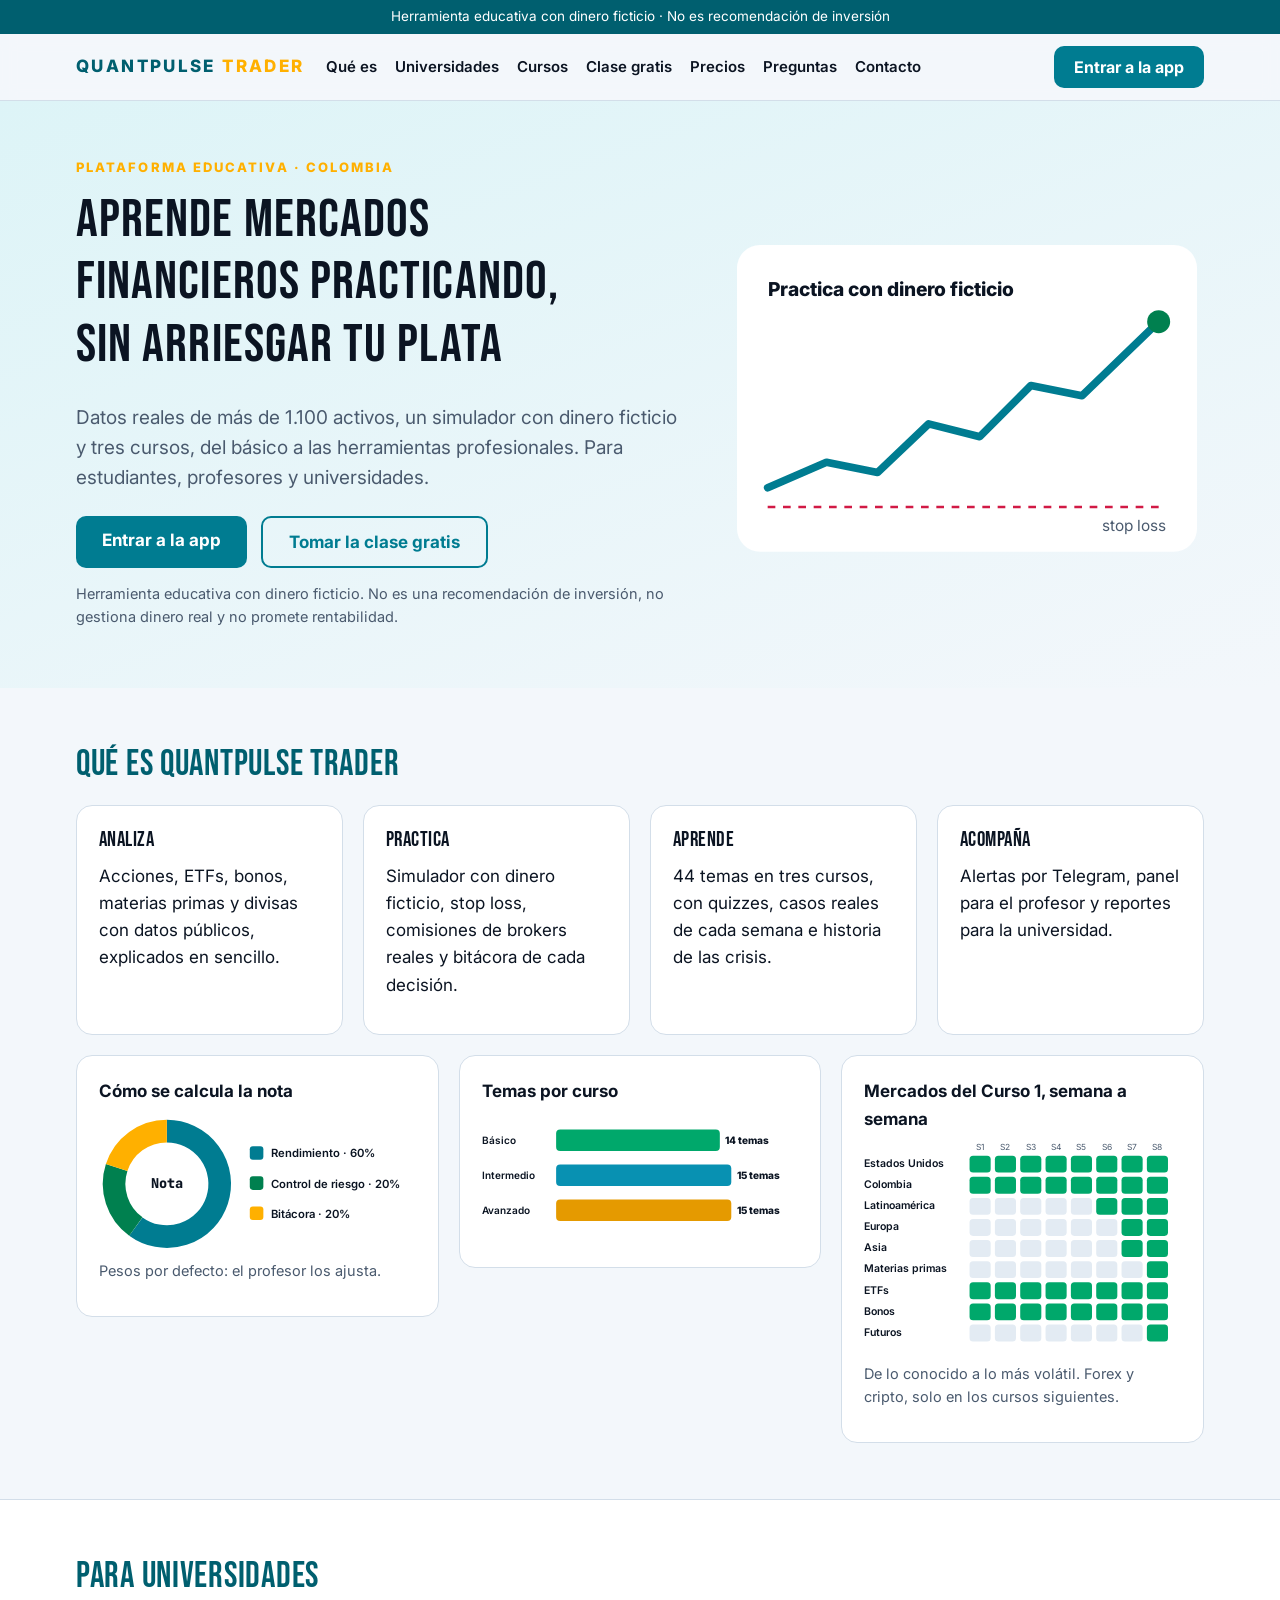
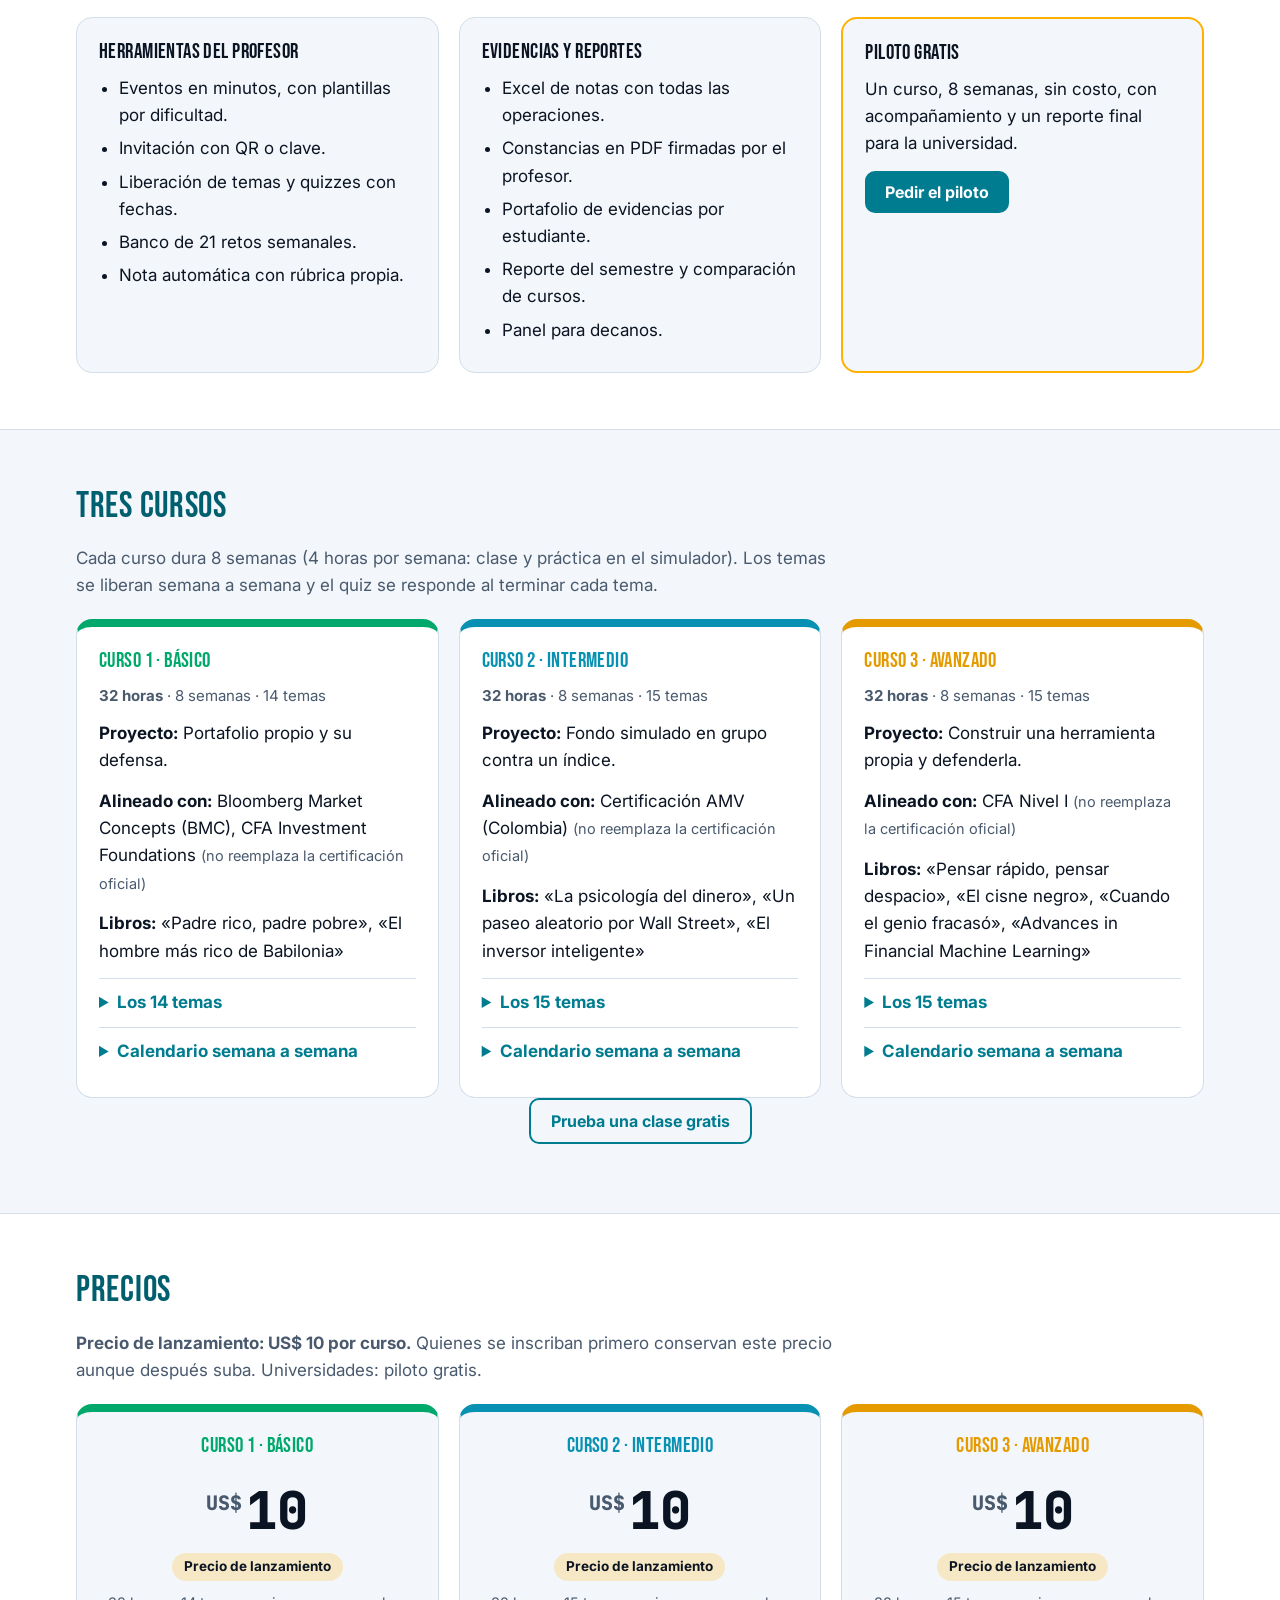
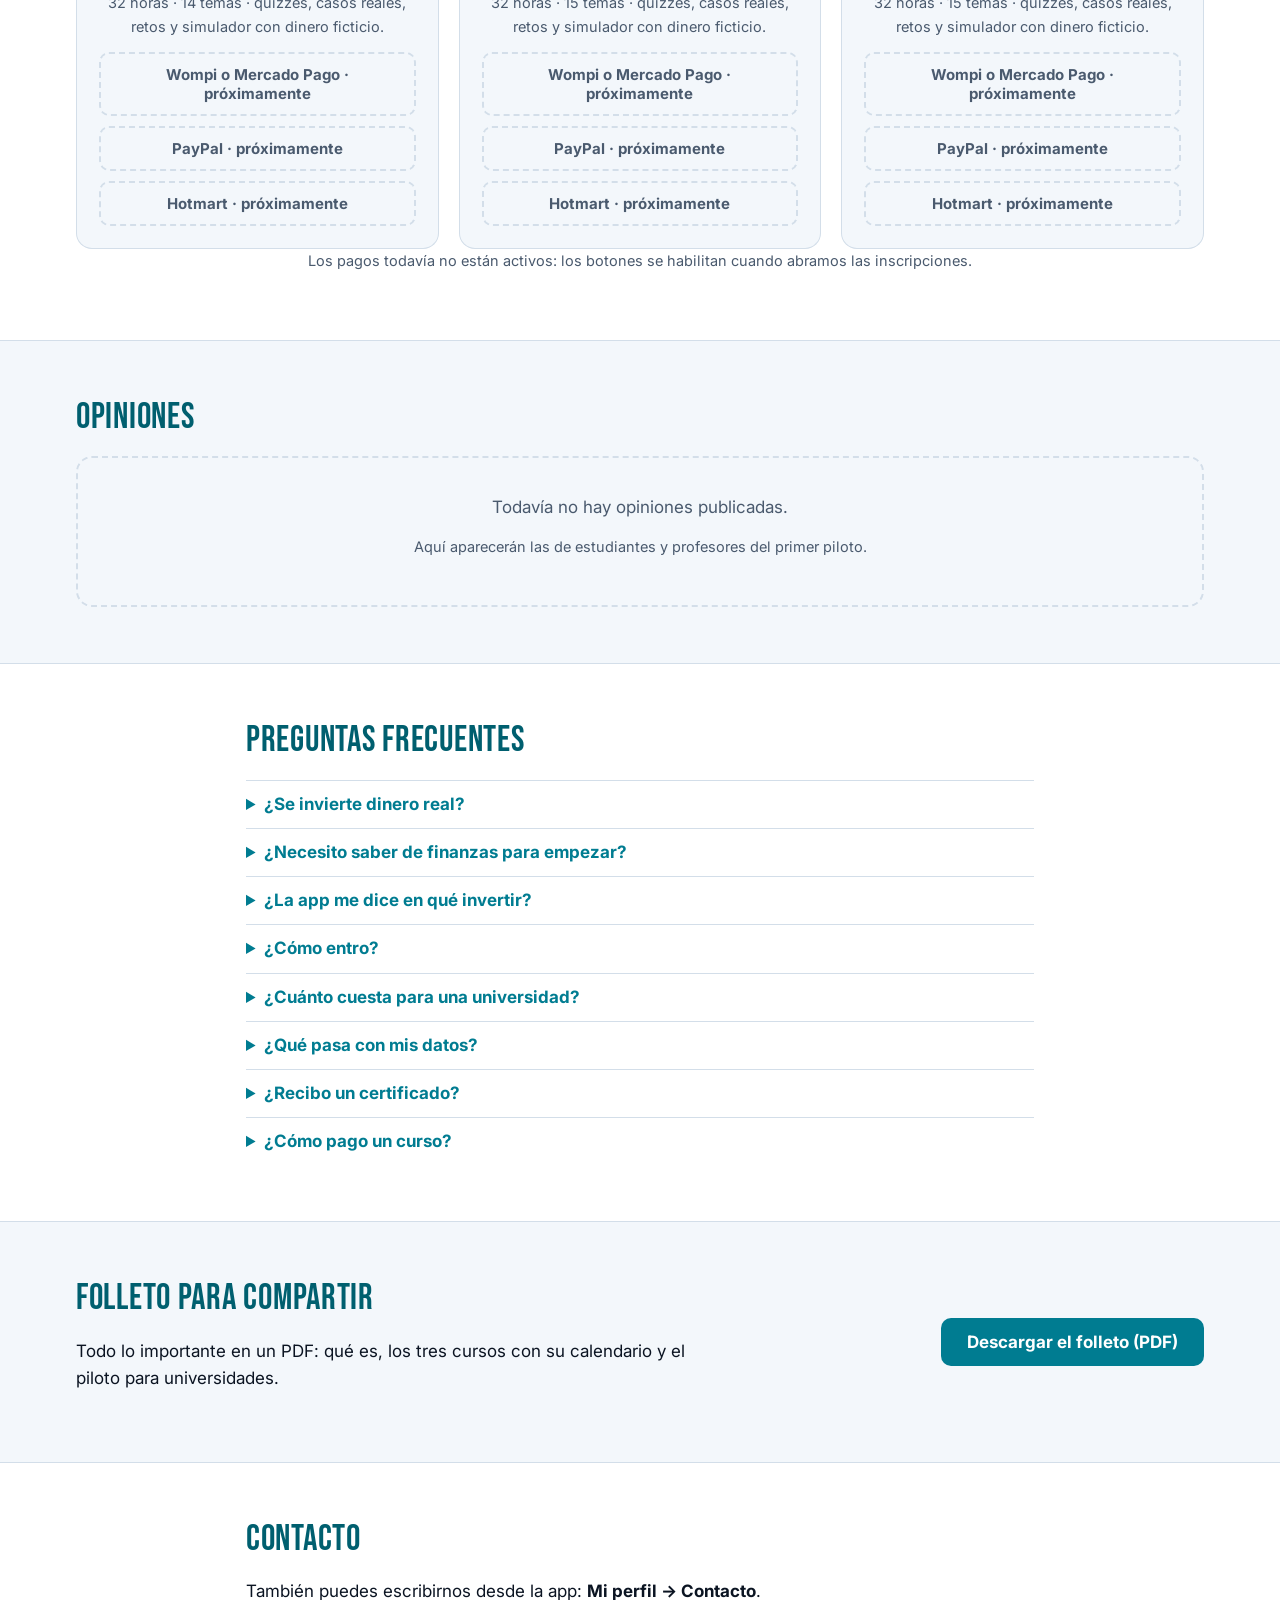
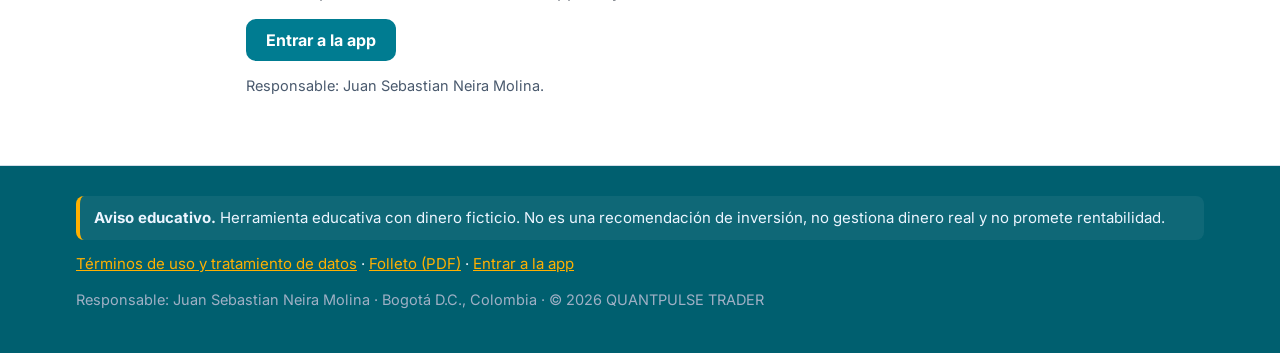
<file: index.html>
<!doctype html>
<html lang="es">
<head>
<meta charset="utf-8">
<meta name="viewport" content="width=device-width, initial-scale=1">
<title>QUANTPULSE TRADER · Aprende mercados financieros practicando</title>
<meta name="description" content="Plataforma educativa: datos reales, simulador con dinero ficticio y tres cursos de mercados financieros.">
<meta property="og:title" content="QUANTPULSE TRADER · Aprende mercados financieros practicando">
<meta property="og:description" content="Plataforma educativa: datos reales, simulador con dinero ficticio y tres cursos de mercados financieros.">
<link rel="preconnect" href="https://fonts.googleapis.com">
<link rel="stylesheet" href="https://fonts.googleapis.com/css2?family=Bebas+Neue&family=Inter:wght@400;600;700;800&family=JetBrains+Mono:wght@400;500;700&display=swap">
<link rel="stylesheet" href="estilo.css">
</head>
<body>
<div class="franja-aviso">Herramienta educativa con dinero ficticio · No es recomendación de inversión</div>
<header class="cab"><div class="envoltura cab-fila">
<a class="logo" href="index.html">QUANTPULSE <span>TRADER</span></a>
<nav aria-label="Secciones"><a href="index.html#que-es">Qué es</a><a href="index.html#universidades">Universidades</a>
<a href="index.html#cursos">Cursos</a><a href="clase-gratis.html">Clase gratis</a><a href="index.html#precios">Precios</a>
<a href="index.html#preguntas">Preguntas</a><a href="index.html#contacto">Contacto</a></nav>
<a class="boton" href="https://app-petroleo-2jsrncgu76vcg3kdfxjqyc.streamlit.app" target="_blank" rel="noopener">Entrar a la app</a></div></header>
<main>
<section class="heroe"><div class="envoltura heroe-fila">
<div class="heroe-texto">
<p class="ceja">Plataforma educativa · Colombia</p>
<h1>Aprende mercados financieros practicando, sin arriesgar tu plata</h1>
<p class="bajada">Datos reales de más de 1.100 activos, un simulador con dinero ficticio y tres cursos, del básico a las
herramientas profesionales. Para estudiantes, profesores y universidades.</p>
<div class="acciones"><a class="boton grande" href="https://app-petroleo-2jsrncgu76vcg3kdfxjqyc.streamlit.app" target="_blank" rel="noopener">Entrar a la app</a>
<a class="boton sec grande" href="clase-gratis.html">Tomar la clase gratis</a></div>
<p class="chico">Herramienta educativa con dinero ficticio. No es una recomendación de inversión, no gestiona dinero real y no promete rentabilidad.</p></div>
<svg class="heroe-graf" viewBox="0 0 360 240" aria-hidden="true"><rect width="360" height="240" rx="18" fill="var(--tarjeta)"/>
<polyline points="24,190 70,170 110,178 150,140 190,150 230,110 270,118 330,60" fill="none" stroke="var(--marca)" stroke-width="6"
 stroke-linecap="round" stroke-linejoin="round" class="dibuja"/>
<line x1="24" y1="205" x2="336" y2="205" stroke="var(--baja)" stroke-width="2" stroke-dasharray="6 6"/>
<text x="336" y="224" text-anchor="end" class="g-chico">stop loss</text><circle cx="330" cy="60" r="9" fill="var(--sube)"/>
<text x="24" y="40" class="g-txt g-fuerte">Practica con dinero ficticio</text></svg>
</div></section>

<section id="que-es" class="seccion"><div class="envoltura">
<h2>Qué es QUANTPULSE TRADER</h2>
<div class="rejilla r4">
<div class="carta"><h3>Analiza</h3><p>Acciones, ETFs, bonos, materias primas y divisas con datos públicos, explicados en sencillo.</p></div>
<div class="carta"><h3>Practica</h3><p>Simulador con dinero ficticio, stop loss, comisiones de brokers reales y bitácora de cada decisión.</p></div>
<div class="carta"><h3>Aprende</h3><p>44 temas en tres cursos, con quizzes, casos reales de cada semana e historia de las crisis.</p></div>
<div class="carta"><h3>Acompaña</h3><p>Alertas por Telegram, panel para el profesor y reportes para la universidad.</p></div>
</div>
<div class="rejilla r3 graficas">
<figure class="carta"><figcaption>Cómo se calcula la nota</figcaption><svg viewBox="0 0 420 180" role="img" aria-label="Cómo se calcula la nota: rendimiento 60%, control de riesgo 20%, bitácora 20%"><path d="M90.0 20.0 A70 70 0 1 1 48.9 146.6" fill="none" stroke="var(--marca)" stroke-width="30"><title>Rendimiento: 60%</title></path><path d="M48.9 146.6 A70 70 0 0 1 23.4 68.4" fill="none" stroke="var(--sube)" stroke-width="30"><title>Control de riesgo: 20%</title></path><path d="M23.4 68.4 A70 70 0 0 1 90.0 20.0" fill="none" stroke="var(--acento)" stroke-width="30"><title>Bitácora: 20%</title></path><text x="90" y="96" text-anchor="middle" class="g-num">Nota</text><g transform="translate(200,40)"><rect width="18" height="18" rx="4" fill="var(--marca)"/><text x="28" y="15" class="g-txt">Rendimiento · 60%</text></g><g transform="translate(200,80)"><rect width="18" height="18" rx="4" fill="var(--sube)"/><text x="28" y="15" class="g-txt">Control de riesgo · 20%</text></g><g transform="translate(200,120)"><rect width="18" height="18" rx="4" fill="var(--acento)"/><text x="28" y="15" class="g-txt">Bitácora · 20%</text></g></svg><p class="chico">Pesos por defecto: el profesor los ajusta.</p></figure>
<figure class="carta"><figcaption>Temas por curso</figcaption><svg viewBox="0 0 470 180" role="img" aria-label="Temas por curso"><text x="0" y="42" class="g-txt">Básico</text><rect x="110" y="20" width="243" height="32" rx="6" fill="var(--basico)"/><text x="361" y="42" class="g-txt g-fuerte">14 temas</text><text x="0" y="94" class="g-txt">Intermedio</text><rect x="110" y="72" width="260" height="32" rx="6" fill="var(--intermedio)"/><text x="378" y="94" class="g-txt g-fuerte">15 temas</text><text x="0" y="146" class="g-txt">Avanzado</text><rect x="110" y="124" width="260" height="32" rx="6" fill="var(--avanzado)"/><text x="378" y="146" class="g-txt g-fuerte">15 temas</text></svg></figure>
<figure class="carta"><figcaption>Mercados del Curso 1, semana a semana</figcaption><svg viewBox="0 0 450 300" role="img" aria-label="Mercados abiertos por semana en el Curso 1"><text x="165" y="10" text-anchor="middle" class="g-chico">S1</text><text x="201" y="10" text-anchor="middle" class="g-chico">S2</text><text x="237" y="10" text-anchor="middle" class="g-chico">S3</text><text x="273" y="10" text-anchor="middle" class="g-chico">S4</text><text x="309" y="10" text-anchor="middle" class="g-chico">S5</text><text x="345" y="10" text-anchor="middle" class="g-chico">S6</text><text x="381" y="10" text-anchor="middle" class="g-chico">S7</text><text x="417" y="10" text-anchor="middle" class="g-chico">S8</text><text x="0" y="34" class="g-txt">Estados Unidos</text><rect x="150" y="18" width="30" height="24" rx="5" fill="var(--basico)"><title>Semana 1: Estados Unidos</title></rect><rect x="186" y="18" width="30" height="24" rx="5" fill="var(--basico)"><title>Semana 2: Estados Unidos</title></rect><rect x="222" y="18" width="30" height="24" rx="5" fill="var(--basico)"><title>Semana 3: Estados Unidos</title></rect><rect x="258" y="18" width="30" height="24" rx="5" fill="var(--basico)"><title>Semana 4: Estados Unidos</title></rect><rect x="294" y="18" width="30" height="24" rx="5" fill="var(--basico)"><title>Semana 5: Estados Unidos</title></rect><rect x="330" y="18" width="30" height="24" rx="5" fill="var(--basico)"><title>Semana 6: Estados Unidos</title></rect><rect x="366" y="18" width="30" height="24" rx="5" fill="var(--basico)"><title>Semana 7: Estados Unidos</title></rect><rect x="402" y="18" width="30" height="24" rx="5" fill="var(--basico)"><title>Semana 8: Estados Unidos</title></rect><text x="0" y="64" class="g-txt">Colombia</text><rect x="150" y="48" width="30" height="24" rx="5" fill="var(--basico)"><title>Semana 1: Colombia</title></rect><rect x="186" y="48" width="30" height="24" rx="5" fill="var(--basico)"><title>Semana 2: Colombia</title></rect><rect x="222" y="48" width="30" height="24" rx="5" fill="var(--basico)"><title>Semana 3: Colombia</title></rect><rect x="258" y="48" width="30" height="24" rx="5" fill="var(--basico)"><title>Semana 4: Colombia</title></rect><rect x="294" y="48" width="30" height="24" rx="5" fill="var(--basico)"><title>Semana 5: Colombia</title></rect><rect x="330" y="48" width="30" height="24" rx="5" fill="var(--basico)"><title>Semana 6: Colombia</title></rect><rect x="366" y="48" width="30" height="24" rx="5" fill="var(--basico)"><title>Semana 7: Colombia</title></rect><rect x="402" y="48" width="30" height="24" rx="5" fill="var(--basico)"><title>Semana 8: Colombia</title></rect><text x="0" y="94" class="g-txt">Latinoamérica</text><rect x="150" y="78" width="30" height="24" rx="5" fill="var(--suave)"/><rect x="186" y="78" width="30" height="24" rx="5" fill="var(--suave)"/><rect x="222" y="78" width="30" height="24" rx="5" fill="var(--suave)"/><rect x="258" y="78" width="30" height="24" rx="5" fill="var(--suave)"/><rect x="294" y="78" width="30" height="24" rx="5" fill="var(--suave)"/><rect x="330" y="78" width="30" height="24" rx="5" fill="var(--basico)"><title>Semana 6: Latinoamérica</title></rect><rect x="366" y="78" width="30" height="24" rx="5" fill="var(--basico)"><title>Semana 7: Latinoamérica</title></rect><rect x="402" y="78" width="30" height="24" rx="5" fill="var(--basico)"><title>Semana 8: Latinoamérica</title></rect><text x="0" y="124" class="g-txt">Europa</text><rect x="150" y="108" width="30" height="24" rx="5" fill="var(--suave)"/><rect x="186" y="108" width="30" height="24" rx="5" fill="var(--suave)"/><rect x="222" y="108" width="30" height="24" rx="5" fill="var(--suave)"/><rect x="258" y="108" width="30" height="24" rx="5" fill="var(--suave)"/><rect x="294" y="108" width="30" height="24" rx="5" fill="var(--suave)"/><rect x="330" y="108" width="30" height="24" rx="5" fill="var(--suave)"/><rect x="366" y="108" width="30" height="24" rx="5" fill="var(--basico)"><title>Semana 7: Europa</title></rect><rect x="402" y="108" width="30" height="24" rx="5" fill="var(--basico)"><title>Semana 8: Europa</title></rect><text x="0" y="154" class="g-txt">Asia</text><rect x="150" y="138" width="30" height="24" rx="5" fill="var(--suave)"/><rect x="186" y="138" width="30" height="24" rx="5" fill="var(--suave)"/><rect x="222" y="138" width="30" height="24" rx="5" fill="var(--suave)"/><rect x="258" y="138" width="30" height="24" rx="5" fill="var(--suave)"/><rect x="294" y="138" width="30" height="24" rx="5" fill="var(--suave)"/><rect x="330" y="138" width="30" height="24" rx="5" fill="var(--suave)"/><rect x="366" y="138" width="30" height="24" rx="5" fill="var(--basico)"><title>Semana 7: Asia</title></rect><rect x="402" y="138" width="30" height="24" rx="5" fill="var(--basico)"><title>Semana 8: Asia</title></rect><text x="0" y="184" class="g-txt">Materias primas</text><rect x="150" y="168" width="30" height="24" rx="5" fill="var(--suave)"/><rect x="186" y="168" width="30" height="24" rx="5" fill="var(--suave)"/><rect x="222" y="168" width="30" height="24" rx="5" fill="var(--suave)"/><rect x="258" y="168" width="30" height="24" rx="5" fill="var(--suave)"/><rect x="294" y="168" width="30" height="24" rx="5" fill="var(--suave)"/><rect x="330" y="168" width="30" height="24" rx="5" fill="var(--suave)"/><rect x="366" y="168" width="30" height="24" rx="5" fill="var(--suave)"/><rect x="402" y="168" width="30" height="24" rx="5" fill="var(--basico)"><title>Semana 8: Materias primas</title></rect><text x="0" y="214" class="g-txt">ETFs</text><rect x="150" y="198" width="30" height="24" rx="5" fill="var(--basico)"><title>Semana 1: ETFs</title></rect><rect x="186" y="198" width="30" height="24" rx="5" fill="var(--basico)"><title>Semana 2: ETFs</title></rect><rect x="222" y="198" width="30" height="24" rx="5" fill="var(--basico)"><title>Semana 3: ETFs</title></rect><rect x="258" y="198" width="30" height="24" rx="5" fill="var(--basico)"><title>Semana 4: ETFs</title></rect><rect x="294" y="198" width="30" height="24" rx="5" fill="var(--basico)"><title>Semana 5: ETFs</title></rect><rect x="330" y="198" width="30" height="24" rx="5" fill="var(--basico)"><title>Semana 6: ETFs</title></rect><rect x="366" y="198" width="30" height="24" rx="5" fill="var(--basico)"><title>Semana 7: ETFs</title></rect><rect x="402" y="198" width="30" height="24" rx="5" fill="var(--basico)"><title>Semana 8: ETFs</title></rect><text x="0" y="244" class="g-txt">Bonos</text><rect x="150" y="228" width="30" height="24" rx="5" fill="var(--basico)"><title>Semana 1: Bonos</title></rect><rect x="186" y="228" width="30" height="24" rx="5" fill="var(--basico)"><title>Semana 2: Bonos</title></rect><rect x="222" y="228" width="30" height="24" rx="5" fill="var(--basico)"><title>Semana 3: Bonos</title></rect><rect x="258" y="228" width="30" height="24" rx="5" fill="var(--basico)"><title>Semana 4: Bonos</title></rect><rect x="294" y="228" width="30" height="24" rx="5" fill="var(--basico)"><title>Semana 5: Bonos</title></rect><rect x="330" y="228" width="30" height="24" rx="5" fill="var(--basico)"><title>Semana 6: Bonos</title></rect><rect x="366" y="228" width="30" height="24" rx="5" fill="var(--basico)"><title>Semana 7: Bonos</title></rect><rect x="402" y="228" width="30" height="24" rx="5" fill="var(--basico)"><title>Semana 8: Bonos</title></rect><text x="0" y="274" class="g-txt">Futuros</text><rect x="150" y="258" width="30" height="24" rx="5" fill="var(--suave)"/><rect x="186" y="258" width="30" height="24" rx="5" fill="var(--suave)"/><rect x="222" y="258" width="30" height="24" rx="5" fill="var(--suave)"/><rect x="258" y="258" width="30" height="24" rx="5" fill="var(--suave)"/><rect x="294" y="258" width="30" height="24" rx="5" fill="var(--suave)"/><rect x="330" y="258" width="30" height="24" rx="5" fill="var(--suave)"/><rect x="366" y="258" width="30" height="24" rx="5" fill="var(--suave)"/><rect x="402" y="258" width="30" height="24" rx="5" fill="var(--basico)"><title>Semana 8: Futuros</title></rect></svg><p class="chico">De lo conocido a lo más volátil. Forex y cripto, solo en los cursos siguientes.</p></figure>
</div></div></section>

<section id="universidades" class="seccion alterna"><div class="envoltura">
<h2>Para universidades</h2>
<div class="rejilla r3">
<div class="carta"><h3>Herramientas del profesor</h3><ul><li>Eventos en minutos, con plantillas por dificultad.</li>
<li>Invitación con QR o clave.</li><li>Liberación de temas y quizzes con fechas.</li><li>Banco de 21 retos semanales.</li>
<li>Nota automática con rúbrica propia.</li></ul></div>
<div class="carta"><h3>Evidencias y reportes</h3><ul><li>Excel de notas con todas las operaciones.</li>
<li>Constancias en PDF firmadas por el profesor.</li><li>Portafolio de evidencias por estudiante.</li>
<li>Reporte del semestre y comparación de cursos.</li><li>Panel para decanos.</li></ul></div>
<div class="carta destacada"><h3>Piloto gratis</h3><p>Un curso, 8 semanas, sin costo, con acompañamiento y
un reporte final para la universidad.</p><p><a class="boton" href="#contacto">Pedir el piloto</a></p></div>
</div></div></section>

<section id="cursos" class="seccion"><div class="envoltura">
<h2>Tres cursos</h2>
<p class="intro">Cada curso dura 8 semanas (4 horas por semana: clase y práctica en el
simulador). Los temas se liberan semana a semana y el quiz se responde al terminar cada tema.</p>
<div class="rejilla r3"><article class="curso" style="--c:var(--basico)">
<h3>Curso 1 · Básico</h3>
<p class="datos"><b>32 horas</b> · 8 semanas · 14 temas</p>
<p><b>Proyecto:</b> Portafolio propio y su defensa.</p>
<p><b>Alineado con:</b> Bloomberg Market Concepts (BMC), CFA Investment Foundations <span class="chico">(no reemplaza la certificación oficial)</span></p>
<p><b>Libros:</b> «Padre rico, padre pobre», «El hombre más rico de Babilonia»</p>
<details><summary>Los 14 temas</summary><ol><li>Bienvenida: qué es un mercado financiero</li><li>Finanzas personales: presupuesto y ahorro</li><li>Interés compuesto y deudas</li><li>Riesgo y stop loss</li><li>Diversificación y tamaño de posición</li><li>Psicología del inversionista</li><li>Cómo leer una señal y tu primera operación</li><li>Instrumentos colombianos: CDT, fondos, pensiones voluntarias y BVC</li><li>Cómo crear un portafolio básico</li><li>Estafas financieras y cómo verificar en la Superfinanciera</li><li>Inversión a largo plazo y dividendos</li><li>Impuestos básicos en bolsa (Colombia)</li><li>ESG: ambiental, social y gobierno corporativo</li><li>Proyecto final: tu portafolio y su defensa</li></ol></details>
<details><summary>Calendario semana a semana</summary><div class="tabla"><table>
<thead><tr><th>Semana</th><th>Temas</th><th>Mercados abiertos</th></tr></thead><tbody><tr><td class='num'>1</td><td>Bienvenida: qué es un mercado financiero, Finanzas personales: presupuesto y ahorro, Interés compuesto y deudas</td><td>Estados Unidos, Colombia, ETFs, Bonos</td></tr><tr><td class='num'>2</td><td>Riesgo y stop loss, Diversificación y tamaño de posición, Psicología del inversionista</td><td>Estados Unidos, Colombia, ETFs, Bonos</td></tr><tr><td class='num'>3</td><td>Cómo leer una señal y tu primera operación</td><td>Estados Unidos, Colombia, ETFs, Bonos</td></tr><tr><td class='num'>4</td><td>Instrumentos colombianos: CDT, fondos, pensiones voluntarias y BVC</td><td>Estados Unidos, Colombia, ETFs, Bonos</td></tr><tr><td class='num'>5</td><td>Cómo crear un portafolio básico</td><td>Estados Unidos, Colombia, ETFs, Bonos</td></tr><tr><td class='num'>6</td><td>Estafas financieras y cómo verificar en la Superfinanciera, Inversión a largo plazo y dividendos</td><td>Estados Unidos, Colombia, Latinoamérica, ETFs, Bonos</td></tr><tr><td class='num'>7</td><td>Impuestos básicos en bolsa (Colombia), ESG: ambiental, social y gobierno corporativo</td><td>Estados Unidos, Colombia, Latinoamérica, Europa, Asia, ETFs, Bonos</td></tr><tr><td class='num'>8</td><td>Proyecto final: tu portafolio y su defensa</td><td>Estados Unidos, Colombia, Latinoamérica, Europa, Asia, Materias primas, ETFs, Bonos, Futuros</td></tr></tbody></table></div></details>
</article><article class="curso" style="--c:var(--intermedio)">
<h3>Curso 2 · Intermedio</h3>
<p class="datos"><b>32 horas</b> · 8 semanas · 15 temas</p>
<p><b>Proyecto:</b> Fondo simulado en grupo contra un índice.</p>
<p><b>Alineado con:</b> Certificación AMV (Colombia) <span class="chico">(no reemplaza la certificación oficial)</span></p>
<p><b>Libros:</b> «La psicología del dinero», «Un paseo aleatorio por Wall Street», «El inversor inteligente»</p>
<details><summary>Los 15 temas</summary><ol><li>Tendencia y medias móviles</li><li>RSI: fuerza relativa</li><li>Volatilidad con ATR</li><li>Soportes y resistencias</li><li>Estacionalidad</li><li>Sentimiento de noticias</li><li>Análisis fundamental básico</li><li>Macroeconomía: tasas, inflación y dólar</li><li>Renta fija y TES</li><li>Tamaño de posición</li><li>Cómo leer un informe real: Ecopetrol y Bancolombia</li><li>Ética y regulación del mercado</li><li>Valoración de empresas</li><li>Portafolio con Markowitz</li><li>Proyecto: fondo simulado en grupo contra un índice</li></ol></details>
<details><summary>Calendario semana a semana</summary><div class="tabla"><table>
<thead><tr><th>Semana</th><th>Temas</th><th>Mercados abiertos</th></tr></thead><tbody><tr><td class='num'>1</td><td>Tendencia y medias móviles, RSI: fuerza relativa</td><td>Estados Unidos, Colombia, Latinoamérica, Europa, Asia, ETFs, Bonos</td></tr><tr><td class='num'>2</td><td>Volatilidad con ATR, Soportes y resistencias</td><td>Estados Unidos, Colombia, Latinoamérica, Europa, Asia, ETFs, Bonos</td></tr><tr><td class='num'>3</td><td>Estacionalidad, Sentimiento de noticias</td><td>Estados Unidos, Colombia, Latinoamérica, Europa, Asia, Materias primas, ETFs, Bonos</td></tr><tr><td class='num'>4</td><td>Análisis fundamental básico, Macroeconomía: tasas, inflación y dólar</td><td>Estados Unidos, Colombia, Latinoamérica, Europa, Asia, Materias primas, ETFs, Bonos</td></tr><tr><td class='num'>5</td><td>Renta fija y TES, Tamaño de posición</td><td>Estados Unidos, Colombia, Latinoamérica, Europa, Asia, Materias primas, ETFs, Bonos</td></tr><tr><td class='num'>6</td><td>Cómo leer un informe real: Ecopetrol y Bancolombia, Ética y regulación del mercado</td><td>Estados Unidos, Colombia, Latinoamérica, Europa, Asia, Materias primas, ETFs, Bonos</td></tr><tr><td class='num'>7</td><td>Valoración de empresas, Portafolio con Markowitz</td><td>Estados Unidos, Colombia, Latinoamérica, Europa, Asia, Materias primas, ETFs, Bonos, Futuros</td></tr><tr><td class='num'>8</td><td>Proyecto: fondo simulado en grupo contra un índice</td><td>Estados Unidos, Colombia, Latinoamérica, Europa, Asia, Materias primas, ETFs, Bonos, Futuros</td></tr></tbody></table></div></details>
</article><article class="curso" style="--c:var(--avanzado)">
<h3>Curso 3 · Avanzado</h3>
<p class="datos"><b>32 horas</b> · 8 semanas · 15 temas</p>
<p><b>Proyecto:</b> Construir una herramienta propia y defenderla.</p>
<p><b>Alineado con:</b> CFA Nivel I <span class="chico">(no reemplaza la certificación oficial)</span></p>
<p><b>Libros:</b> «Pensar rápido, pensar despacio», «El cisne negro», «Cuando el genio fracasó», «Advances in Financial Machine Learning»</p>
<details><summary>Los 15 temas</summary><ol><li>Econometría para mercados</li><li>Machine learning y sobreajuste</li><li>Finanzas conductuales avanzadas</li><li>Microestructura del mercado</li><li>Riesgo institucional y pruebas de estrés</li><li>Derivados explicados (productos de alto riesgo)</li><li>Forex y cobertura cambiaria</li><li>Correlación</li><li>Valor en riesgo (VaR)</li><li>Monte Carlo</li><li>Prophet (pronóstico)</li><li>Time Machine</li><li>Cómo leer un paper de finanzas</li><li>IA y herramientas profesionales</li><li>Proyecto: construye tu propia herramienta y defiéndela</li></ol></details>
<details><summary>Calendario semana a semana</summary><div class="tabla"><table>
<thead><tr><th>Semana</th><th>Temas</th><th>Mercados abiertos</th></tr></thead><tbody><tr><td class='num'>1</td><td>Econometría para mercados, Machine learning y sobreajuste</td><td>Estados Unidos, Colombia, Latinoamérica, Europa, Asia, Materias primas, ETFs, Bonos, Divisas (Forex), Futuros</td></tr><tr><td class='num'>2</td><td>Finanzas conductuales avanzadas, Microestructura del mercado</td><td>Estados Unidos, Colombia, Latinoamérica, Europa, Asia, Materias primas, ETFs, Bonos, Divisas (Forex), Futuros</td></tr><tr><td class='num'>3</td><td>Riesgo institucional y pruebas de estrés, Derivados explicados (productos de alto riesgo)</td><td>Estados Unidos, Colombia, Latinoamérica, Europa, Asia, Materias primas, ETFs, Bonos, Divisas (Forex), Cripto, Futuros</td></tr><tr><td class='num'>4</td><td>Forex y cobertura cambiaria, Correlación</td><td>Estados Unidos, Colombia, Latinoamérica, Europa, Asia, Materias primas, ETFs, Bonos, Divisas (Forex), Cripto, Futuros</td></tr><tr><td class='num'>5</td><td>Valor en riesgo (VaR), Monte Carlo</td><td>Estados Unidos, Colombia, Latinoamérica, Europa, Asia, Materias primas, ETFs, Bonos, Divisas (Forex), Cripto, Futuros</td></tr><tr><td class='num'>6</td><td>Prophet (pronóstico), Time Machine</td><td>Estados Unidos, Colombia, Latinoamérica, Europa, Asia, Materias primas, ETFs, Bonos, Divisas (Forex), Cripto, Futuros</td></tr><tr><td class='num'>7</td><td>Cómo leer un paper de finanzas, IA y herramientas profesionales</td><td>Estados Unidos, Colombia, Latinoamérica, Europa, Asia, Materias primas, ETFs, Bonos, Divisas (Forex), Cripto, Futuros</td></tr><tr><td class='num'>8</td><td>Proyecto: construye tu propia herramienta y defiéndela</td><td>Estados Unidos, Colombia, Latinoamérica, Europa, Asia, Materias primas, ETFs, Bonos, Divisas (Forex), Cripto, Futuros</td></tr></tbody></table></div></details>
</article></div>
<p class="centro"><a class="boton sec" href="clase-gratis.html">Prueba una clase gratis</a></p>
</div></section>

<section id="precios" class="seccion alterna"><div class="envoltura">
<h2>Precios</h2>
<p class="intro"><b>Precio de lanzamiento: US$ 10 por curso.</b> Quienes se inscriban primero conservan este precio
aunque después suba. Universidades: piloto gratis.</p>
<div class="rejilla r3"><article class="precio" style="--c:var(--basico)">
<h3>Curso 1 · Básico</h3><p class="monto"><span>US$</span>10</p>
<p class="etiqueta-lanz">Precio de lanzamiento</p>
<p class="chico">32 horas · 14 temas · quizzes, casos reales, retos y simulador con dinero ficticio.</p>
<div class="pagos"><button class="pago" type="button" disabled title="Todavía no está activo">Wompi o Mercado Pago · próximamente</button><button class="pago" type="button" disabled title="Todavía no está activo">PayPal · próximamente</button><button class="pago" type="button" disabled title="Todavía no está activo">Hotmart · próximamente</button></div></article><article class="precio" style="--c:var(--intermedio)">
<h3>Curso 2 · Intermedio</h3><p class="monto"><span>US$</span>10</p>
<p class="etiqueta-lanz">Precio de lanzamiento</p>
<p class="chico">32 horas · 15 temas · quizzes, casos reales, retos y simulador con dinero ficticio.</p>
<div class="pagos"><button class="pago" type="button" disabled title="Todavía no está activo">Wompi o Mercado Pago · próximamente</button><button class="pago" type="button" disabled title="Todavía no está activo">PayPal · próximamente</button><button class="pago" type="button" disabled title="Todavía no está activo">Hotmart · próximamente</button></div></article><article class="precio" style="--c:var(--avanzado)">
<h3>Curso 3 · Avanzado</h3><p class="monto"><span>US$</span>10</p>
<p class="etiqueta-lanz">Precio de lanzamiento</p>
<p class="chico">32 horas · 15 temas · quizzes, casos reales, retos y simulador con dinero ficticio.</p>
<div class="pagos"><button class="pago" type="button" disabled title="Todavía no está activo">Wompi o Mercado Pago · próximamente</button><button class="pago" type="button" disabled title="Todavía no está activo">PayPal · próximamente</button><button class="pago" type="button" disabled title="Todavía no está activo">Hotmart · próximamente</button></div></article></div>
<p class="chico centro">Los pagos todavía no están activos: los botones se habilitan cuando abramos las inscripciones.</p>
</div></section>

<section id="opiniones" class="seccion"><div class="envoltura">
<h2>Opiniones</h2>
<div class="vacio"><p>Todavía no hay opiniones publicadas.</p><p class="chico">Aquí aparecerán las de estudiantes y profesores del
primer piloto.</p></div>
</div></section>

<section id="preguntas" class="seccion alterna"><div class="envoltura estrecha">
<h2>Preguntas frecuentes</h2><details><summary>¿Se invierte dinero real?</summary><p>No. Todo el dinero del simulador es ficticio. Los precios y los datos sí son reales y públicos, para que la práctica se parezca a la realidad.</p></details><details><summary>¿Necesito saber de finanzas para empezar?</summary><p>No. El Curso 1 empieza desde qué es un mercado. Quien ya sabe puede hacer el test de entrada y empezar en el nivel que le corresponde.</p></details><details><summary>¿La app me dice en qué invertir?</summary><p>No. Explica cómo se analiza un activo y qué pasó en situaciones parecidas, pero no es una recomendación de inversión ni promete ganancias.</p></details><details><summary>¿Cómo entro?</summary><p>Con tu cuenta de Google. Si eres estudiante, tu profesor te da un QR o una clave y entras directo a su evento.</p></details><details><summary>¿Cuánto cuesta para una universidad?</summary><p>El piloto de un semestre es gratis. Después, las condiciones se acuerdan con la universidad.</p></details><details><summary>¿Qué pasa con mis datos?</summary><p>Se tratan según la Ley 1581 de 2012 de Colombia. Lee los términos de uso y la política de tratamiento de datos.</p></details><details><summary>¿Recibo un certificado?</summary><p>Recibes una constancia de participación firmada por tu profesor y un portafolio de evidencias en PDF. No es una certificación oficial (como CFA o AMV).</p></details><details><summary>¿Cómo pago un curso?</summary><p>Los pagos todavía no están activos. Cuando lo estén, podrás pagar con Wompi o Mercado Pago (Colombia), PayPal o Hotmart.</p></details>
</div></section>

<section id="folleto" class="seccion"><div class="envoltura folleto">
<div><h2>Folleto para compartir</h2><p>Todo lo importante en un PDF: qué es, los tres cursos con su calendario y el piloto
para universidades.</p></div>
<a class="boton grande" href="folleto.pdf" download>Descargar el folleto (PDF)</a>
</div></section>

<section id="contacto" class="seccion alterna"><div class="envoltura estrecha">
<h2>Contacto</h2><p>También puedes escribirnos desde la app: <b>Mi perfil → Contacto</b>.</p><p><a class="boton" href="https://app-petroleo-2jsrncgu76vcg3kdfxjqyc.streamlit.app" target="_blank" rel="noopener">Entrar a la app</a></p>
<p class="chico">Responsable: Juan Sebastian Neira Molina.</p>
</div></section></main>
<footer class="pie"><div class="envoltura">
<p class="aviso-edu"><b>Aviso educativo.</b> Herramienta educativa con dinero ficticio. No es una recomendación de inversión, no gestiona dinero real y no promete rentabilidad.</p>
<p><a href="terminos.html">Términos de uso y tratamiento de datos</a> · <a href="folleto.pdf" download>Folleto (PDF)</a> ·
<a href="https://app-petroleo-2jsrncgu76vcg3kdfxjqyc.streamlit.app" target="_blank" rel="noopener">Entrar a la app</a></p>
<p class="chico">Responsable: Juan Sebastian Neira Molina · Bogotá D.C., Colombia · © 2026 QUANTPULSE TRADER</p></div></footer>
<script src="sitio.js"></script>
</body>
</html>
</file>
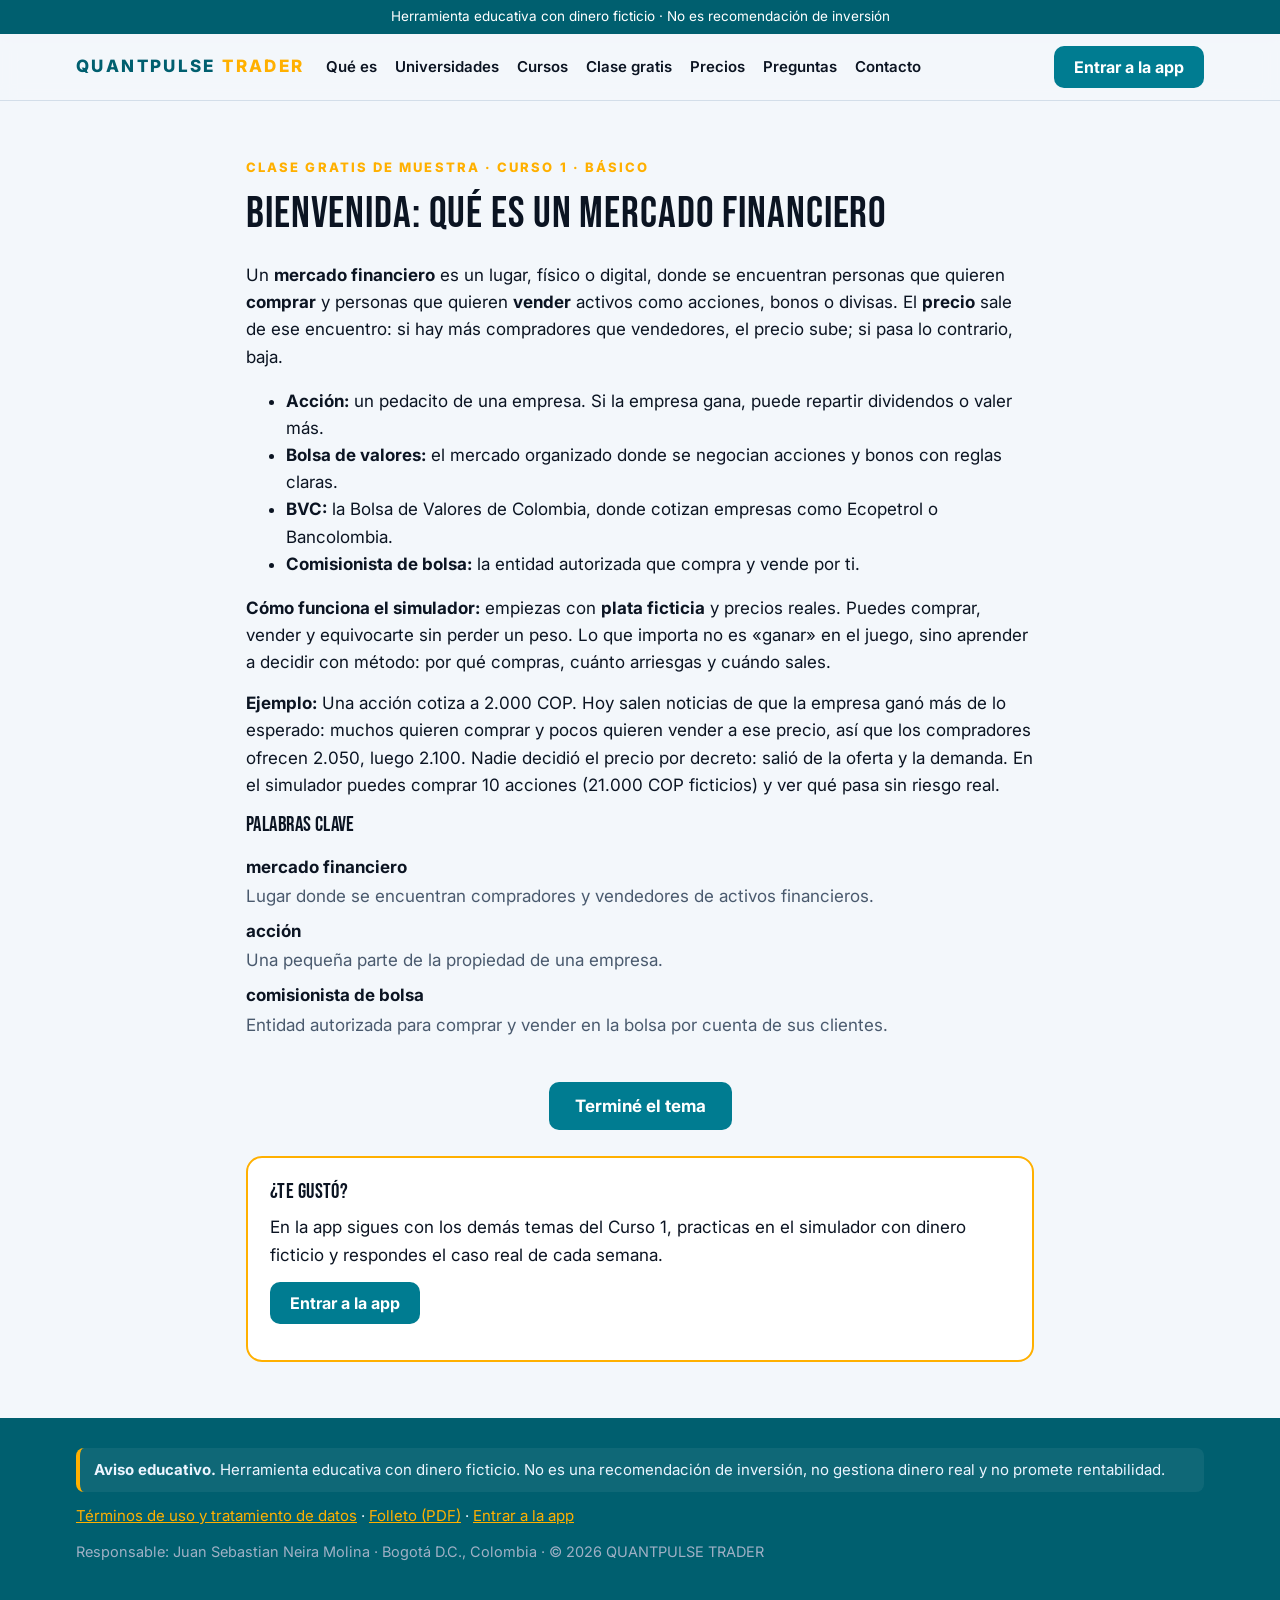
<file: clase-gratis.html>
<!doctype html>
<html lang="es">
<head>
<meta charset="utf-8">
<meta name="viewport" content="width=device-width, initial-scale=1">
<title>Clase gratis · Bienvenida: qué es un mercado financiero</title>
<meta name="description" content="Clase de muestra del Curso 1 de QUANTPULSE TRADER, con quiz.">
<meta property="og:title" content="Clase gratis · Bienvenida: qué es un mercado financiero">
<meta property="og:description" content="Clase de muestra del Curso 1 de QUANTPULSE TRADER, con quiz.">
<link rel="preconnect" href="https://fonts.googleapis.com">
<link rel="stylesheet" href="https://fonts.googleapis.com/css2?family=Bebas+Neue&family=Inter:wght@400;600;700;800&family=JetBrains+Mono:wght@400;500;700&display=swap">
<link rel="stylesheet" href="estilo.css">
</head>
<body>
<div class="franja-aviso">Herramienta educativa con dinero ficticio · No es recomendación de inversión</div>
<header class="cab"><div class="envoltura cab-fila">
<a class="logo" href="index.html">QUANTPULSE <span>TRADER</span></a>
<nav aria-label="Secciones"><a href="index.html#que-es">Qué es</a><a href="index.html#universidades">Universidades</a>
<a href="index.html#cursos">Cursos</a><a href="clase-gratis.html">Clase gratis</a><a href="index.html#precios">Precios</a>
<a href="index.html#preguntas">Preguntas</a><a href="index.html#contacto">Contacto</a></nav>
<a class="boton" href="https://app-petroleo-2jsrncgu76vcg3kdfxjqyc.streamlit.app" target="_blank" rel="noopener">Entrar a la app</a></div></header>
<main><section class="seccion"><div class="envoltura estrecha leccion">
<p class="ceja">Clase gratis de muestra · Curso 1 · Básico</p>
<h1>Bienvenida: qué es un mercado financiero</h1>
<p>Un <strong>mercado financiero</strong> es un lugar, físico o digital, donde se encuentran personas que quieren <strong>comprar</strong> y personas
que quieren <strong>vender</strong> activos como acciones, bonos o divisas. El <strong>precio</strong> sale de ese encuentro: si hay más
compradores que vendedores, el precio sube; si pasa lo contrario, baja.</p>
<ul>
<li><strong>Acción:</strong> un pedacito de una empresa. Si la empresa gana, puede repartir dividendos o valer más.</li>
<li><strong>Bolsa de valores:</strong> el mercado organizado donde se negocian acciones y bonos con reglas claras.</li>
<li><strong>BVC:</strong> la Bolsa de Valores de Colombia, donde cotizan empresas como Ecopetrol o Bancolombia.</li>
<li><strong>Comisionista de bolsa:</strong> la entidad autorizada que compra y vende por ti.</li>
</ul>
<p><strong>Cómo funciona el simulador:</strong> empiezas con <strong>plata ficticia</strong> y precios reales. Puedes comprar, vender y equivocarte
sin perder un peso. Lo que importa no es «ganar» en el juego, sino aprender a decidir con método: por qué compras,
cuánto arriesgas y cuándo sales.</p>
<p><b>Ejemplo:</b> Una acción cotiza a 2.000 COP. Hoy salen noticias de que la empresa ganó más de lo esperado: muchos quieren comprar y pocos quieren vender a ese precio, así que los compradores ofrecen 2.050, luego 2.100. Nadie decidió el precio por decreto: salió de la oferta y la demanda. En el simulador puedes comprar 10 acciones (21.000 COP ficticios) y ver qué pasa sin riesgo real.</p>
<h3>Palabras clave</h3><dl class="glosario"><dt>mercado financiero</dt><dd>Lugar donde se encuentran compradores y vendedores de activos financieros.</dd><dt>acción</dt><dd>Una pequeña parte de la propiedad de una empresa.</dd><dt>comisionista de bolsa</dt><dd>Entidad autorizada para comprar y vender en la bolsa por cuenta de sus clientes.</dd></dl>
<div class="centro"><button id="termine" class="boton grande" type="button">Terminé el tema</button></div>
<form id="quiz" hidden><h2>Quiz (3 preguntas)</h2><fieldset class="pregunta" data-correcta="0" data-explicacion="El precio sale del encuentro entre oferta y demanda."><legend>1. ¿Qué hace que el precio de una acción suba?</legend><label><input type="radio" name="p0" value="0"> Que haya más compradores que vendedores a ese precio</label><label><input type="radio" name="p0" value="1"> Que la bolsa lo decida cada mañana</label><label><input type="radio" name="p0" value="2"> Que el Gobierno lo fije</label><p class="resultado" hidden></p></fieldset><fieldset class="pregunta" data-correcta="2" data-explicacion="Quien tiene acciones es dueño de una parte de la empresa."><legend>2. ¿Qué es una acción?</legend><label><input type="radio" name="p1" value="0"> Un préstamo al Gobierno</label><label><input type="radio" name="p1" value="1"> Un tipo de cuenta de ahorros</label><label><input type="radio" name="p1" value="2"> Una pequeña parte de una empresa</label><p class="resultado" hidden></p></fieldset><fieldset class="pregunta" data-correcta="1" data-explicacion="El simulador sirve para practicar sin arriesgar dinero real."><legend>3. ¿Qué plata usas en el simulador?</legend><label><input type="radio" name="p2" value="0"> Tu plata real</label><label><input type="radio" name="p2" value="1"> Plata ficticia con precios reales</label><label><input type="radio" name="p2" value="2"> Un préstamo del banco</label><p class="resultado" hidden></p></fieldset>
<button class="boton" type="submit">Revisar mis respuestas</button><p id="total" class="total" hidden></p></form>
<div class="carta destacada"><h3>¿Te gustó?</h3><p>En la app sigues con los demás temas del Curso 1, practicas en el simulador con
dinero ficticio y respondes el caso real de cada semana.</p><p><a class="boton" href="https://app-petroleo-2jsrncgu76vcg3kdfxjqyc.streamlit.app" target="_blank"
rel="noopener">Entrar a la app</a></p></div>
</div></section></main>
<footer class="pie"><div class="envoltura">
<p class="aviso-edu"><b>Aviso educativo.</b> Herramienta educativa con dinero ficticio. No es una recomendación de inversión, no gestiona dinero real y no promete rentabilidad.</p>
<p><a href="terminos.html">Términos de uso y tratamiento de datos</a> · <a href="folleto.pdf" download>Folleto (PDF)</a> ·
<a href="https://app-petroleo-2jsrncgu76vcg3kdfxjqyc.streamlit.app" target="_blank" rel="noopener">Entrar a la app</a></p>
<p class="chico">Responsable: Juan Sebastian Neira Molina · Bogotá D.C., Colombia · © 2026 QUANTPULSE TRADER</p></div></footer>
<script src="sitio.js"></script>
</body>
</html>
</file>
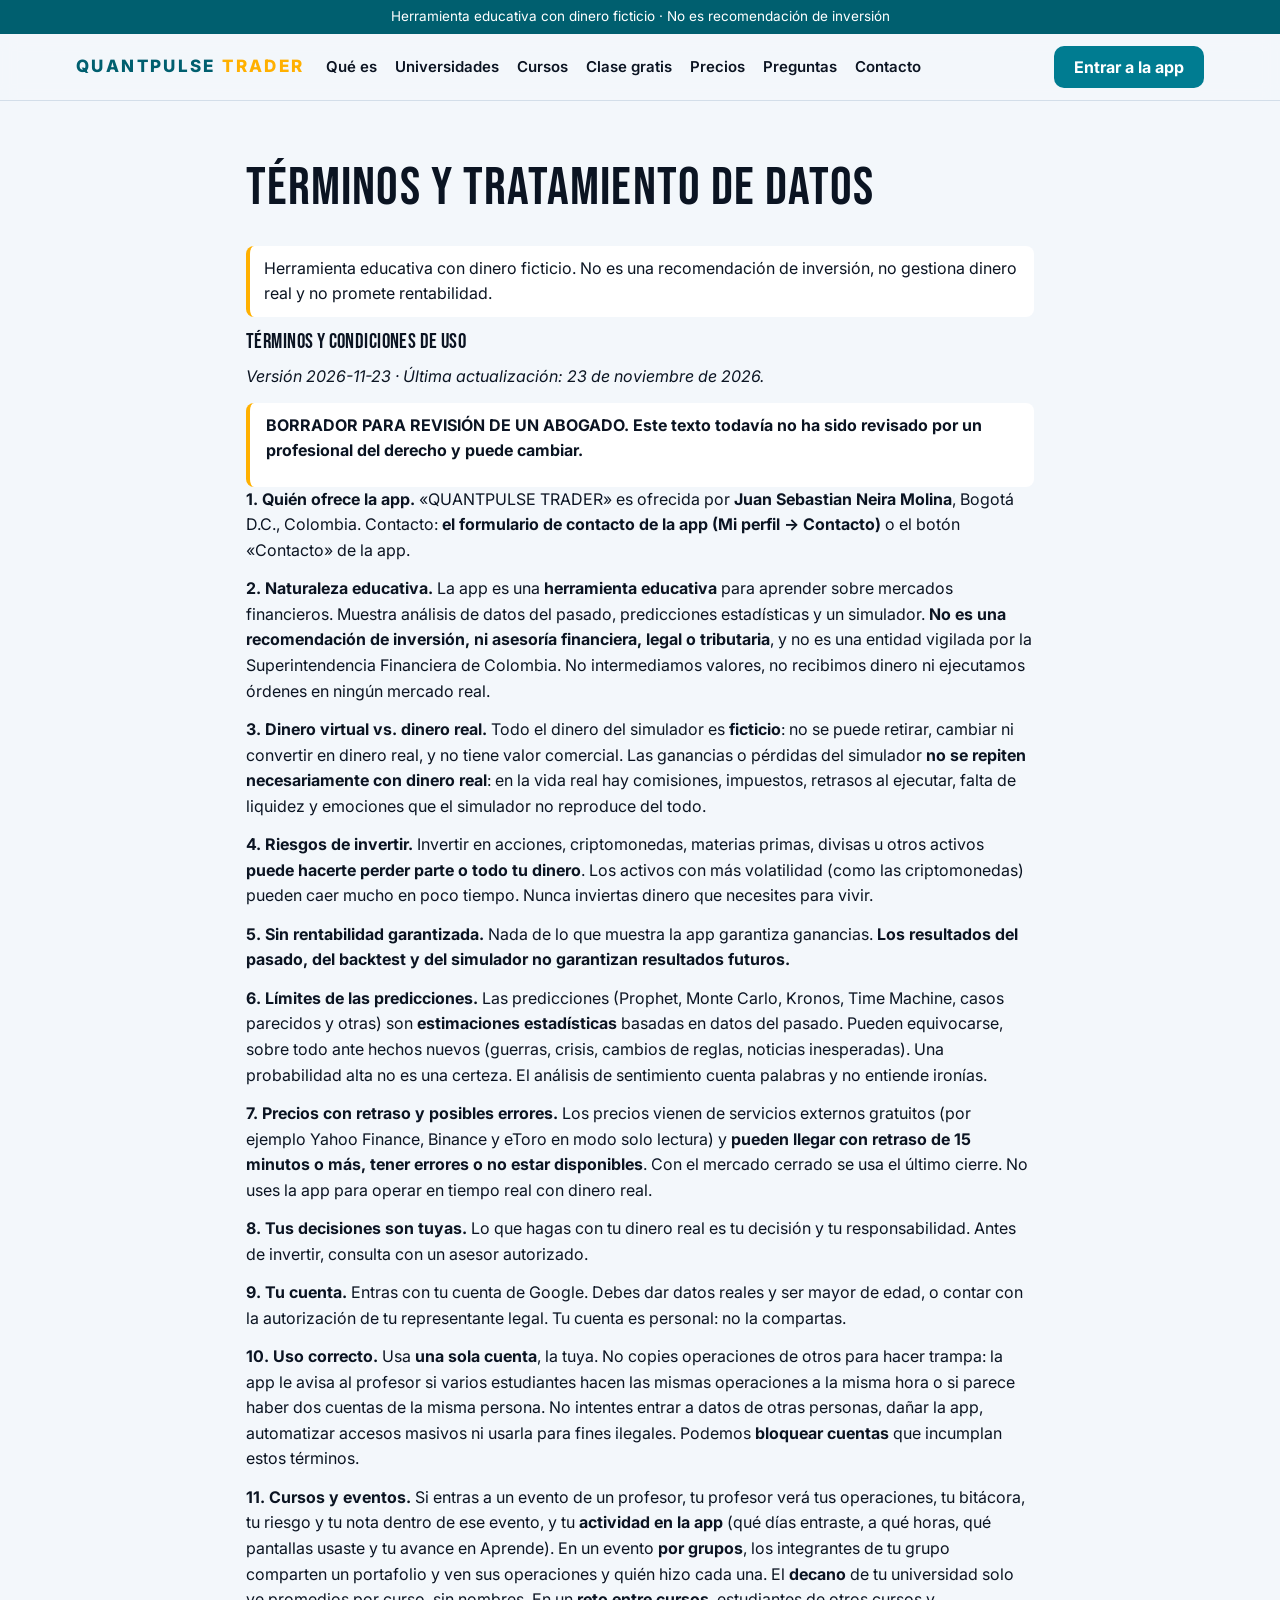
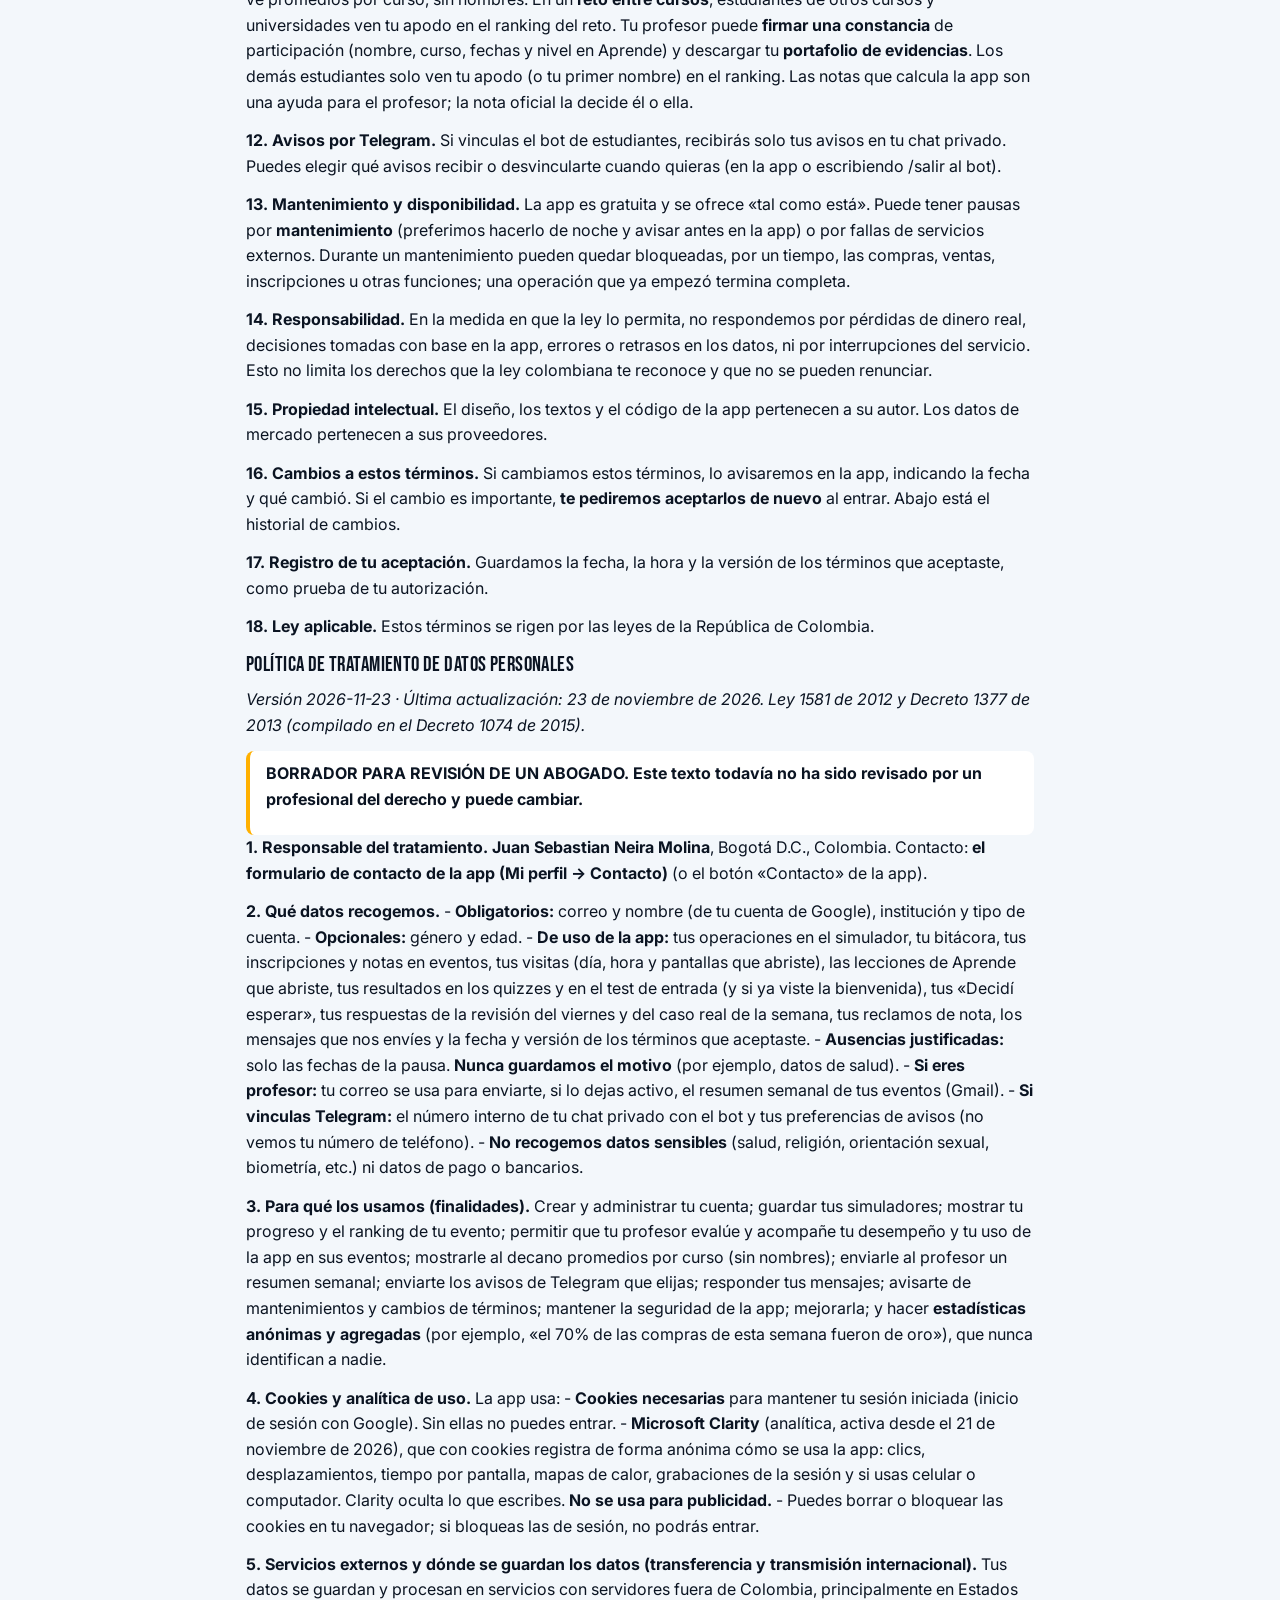
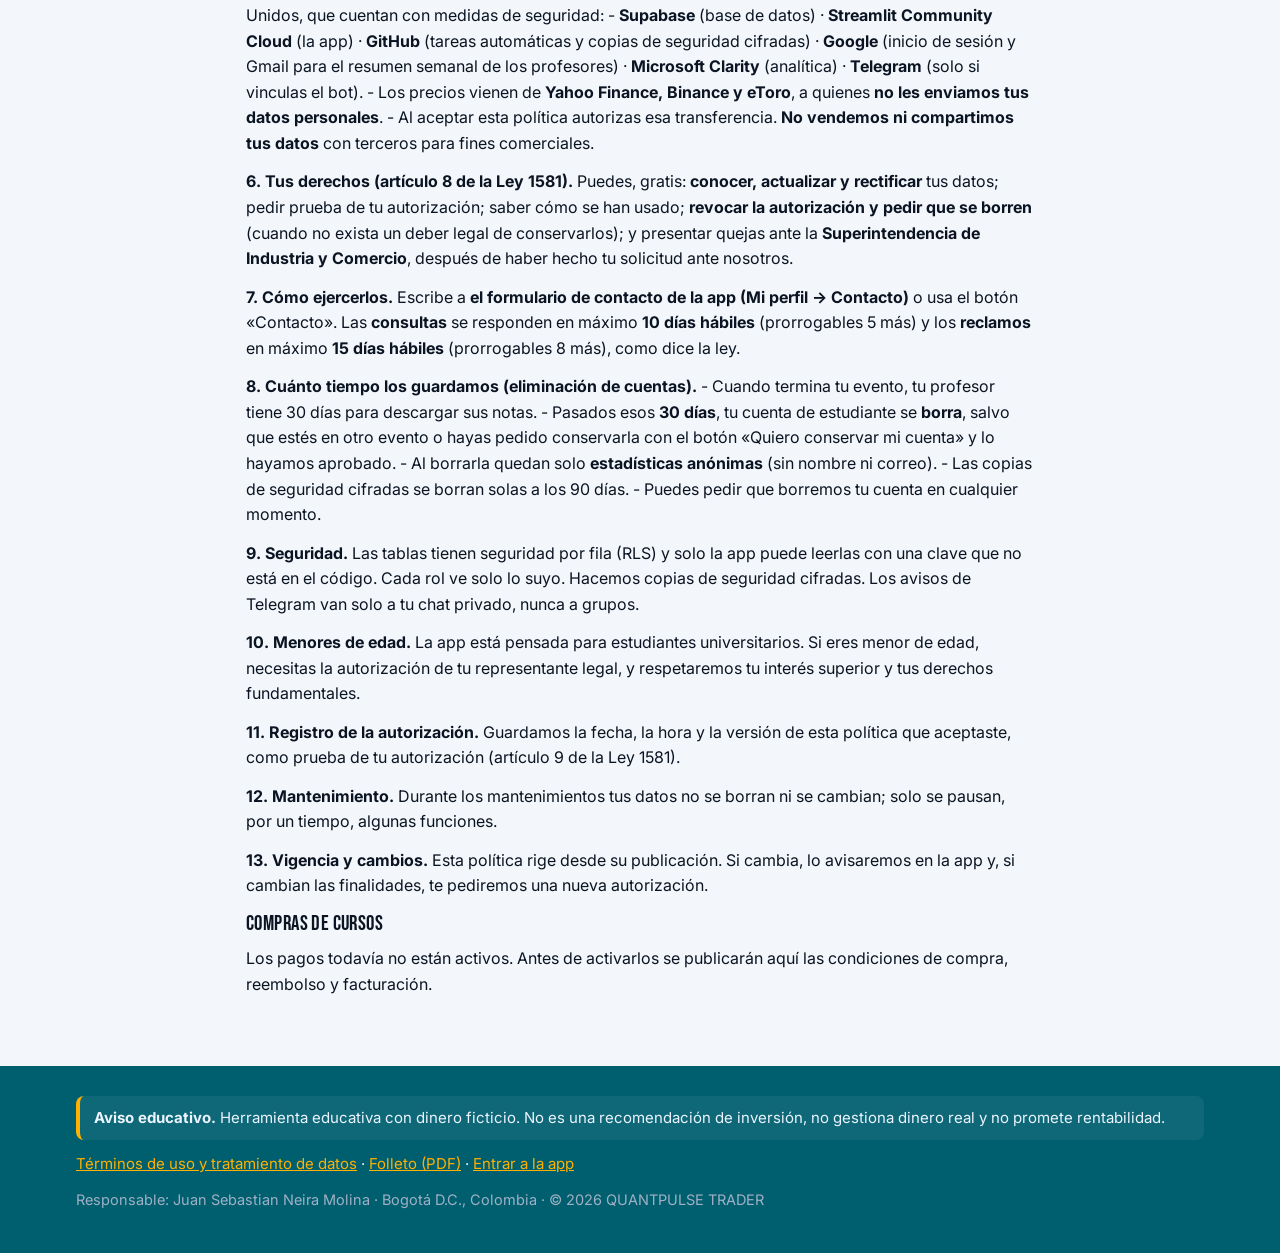
<file: terminos.html>
<!doctype html>
<html lang="es">
<head>
<meta charset="utf-8">
<meta name="viewport" content="width=device-width, initial-scale=1">
<title>Términos y tratamiento de datos · QUANTPULSE TRADER</title>
<meta name="description" content="Términos de uso y política de tratamiento de datos de QUANTPULSE TRADER.">
<meta property="og:title" content="Términos y tratamiento de datos · QUANTPULSE TRADER">
<meta property="og:description" content="Términos de uso y política de tratamiento de datos de QUANTPULSE TRADER.">
<link rel="preconnect" href="https://fonts.googleapis.com">
<link rel="stylesheet" href="https://fonts.googleapis.com/css2?family=Bebas+Neue&family=Inter:wght@400;600;700;800&family=JetBrains+Mono:wght@400;500;700&display=swap">
<link rel="stylesheet" href="estilo.css">
</head>
<body>
<div class="franja-aviso">Herramienta educativa con dinero ficticio · No es recomendación de inversión</div>
<header class="cab"><div class="envoltura cab-fila">
<a class="logo" href="index.html">QUANTPULSE <span>TRADER</span></a>
<nav aria-label="Secciones"><a href="index.html#que-es">Qué es</a><a href="index.html#universidades">Universidades</a>
<a href="index.html#cursos">Cursos</a><a href="clase-gratis.html">Clase gratis</a><a href="index.html#precios">Precios</a>
<a href="index.html#preguntas">Preguntas</a><a href="index.html#contacto">Contacto</a></nav>
<a class="boton" href="https://app-petroleo-2jsrncgu76vcg3kdfxjqyc.streamlit.app" target="_blank" rel="noopener">Entrar a la app</a></div></header>
<main><section class="seccion"><div class="envoltura estrecha legal">
<h1>Términos y tratamiento de datos</h1>
<p class="aviso-edu">Herramienta educativa con dinero ficticio. No es una recomendación de inversión, no gestiona dinero real y no promete rentabilidad.</p>
<h3>Términos y condiciones de uso</h3>
<p><em>Versión 2026-11-23 · Última actualización: 23 de noviembre de 2026.</em></p>
<blockquote>
<p><strong>BORRADOR PARA REVISIÓN DE UN ABOGADO. Este texto todavía no ha sido revisado por un profesional del derecho y puede cambiar.</strong></p>
</blockquote>
<p><strong>1. Quién ofrece la app.</strong> «QUANTPULSE TRADER» es ofrecida por <strong>Juan Sebastian Neira Molina</strong>, Bogotá D.C., Colombia. Contacto: <strong>el formulario de contacto de la app (Mi perfil → Contacto)</strong>
o el botón «Contacto» de la app.</p>
<p><strong>2. Naturaleza educativa.</strong> La app es una <strong>herramienta educativa</strong> para aprender sobre mercados financieros. Muestra
análisis de datos del pasado, predicciones estadísticas y un simulador. <strong>No es una recomendación de inversión, ni
asesoría financiera, legal o tributaria</strong>, y no es una entidad vigilada por la Superintendencia Financiera de Colombia.
No intermediamos valores, no recibimos dinero ni ejecutamos órdenes en ningún mercado real.</p>
<p><strong>3. Dinero virtual vs. dinero real.</strong> Todo el dinero del simulador es <strong>ficticio</strong>: no se puede retirar, cambiar ni
convertir en dinero real, y no tiene valor comercial. Las ganancias o pérdidas del simulador <strong>no se repiten
necesariamente con dinero real</strong>: en la vida real hay comisiones, impuestos, retrasos al ejecutar, falta de liquidez y
emociones que el simulador no reproduce del todo.</p>
<p><strong>4. Riesgos de invertir.</strong> Invertir en acciones, criptomonedas, materias primas, divisas u otros activos <strong>puede
hacerte perder parte o todo tu dinero</strong>. Los activos con más volatilidad (como las criptomonedas) pueden caer mucho en
poco tiempo. Nunca inviertas dinero que necesites para vivir.</p>
<p><strong>5. Sin rentabilidad garantizada.</strong> Nada de lo que muestra la app garantiza ganancias. <strong>Los resultados del pasado,
del backtest y del simulador no garantizan resultados futuros.</strong></p>
<p><strong>6. Límites de las predicciones.</strong> Las predicciones (Prophet, Monte Carlo, Kronos, Time Machine, casos parecidos y
otras) son <strong>estimaciones estadísticas</strong> basadas en datos del pasado. Pueden equivocarse, sobre todo ante hechos nuevos
(guerras, crisis, cambios de reglas, noticias inesperadas). Una probabilidad alta no es una certeza. El análisis de
sentimiento cuenta palabras y no entiende ironías.</p>
<p><strong>7. Precios con retraso y posibles errores.</strong> Los precios vienen de servicios externos gratuitos (por ejemplo Yahoo
Finance, Binance y eToro en modo solo lectura) y <strong>pueden llegar con retraso de 15 minutos o más, tener errores o no
estar disponibles</strong>. Con el mercado cerrado se usa el último cierre. No uses la app para operar en tiempo real con
dinero real.</p>
<p><strong>8. Tus decisiones son tuyas.</strong> Lo que hagas con tu dinero real es tu decisión y tu responsabilidad. Antes de invertir,
consulta con un asesor autorizado.</p>
<p><strong>9. Tu cuenta.</strong> Entras con tu cuenta de Google. Debes dar datos reales y ser mayor de edad, o contar con la
autorización de tu representante legal. Tu cuenta es personal: no la compartas.</p>
<p><strong>10. Uso correcto.</strong> Usa <strong>una sola cuenta</strong>, la tuya. No copies operaciones de otros para hacer trampa: la app le
avisa al profesor si varios estudiantes hacen las mismas operaciones a la misma hora o si parece haber dos cuentas de la
misma persona. No intentes entrar a datos de otras personas, dañar la app, automatizar accesos masivos ni usarla
para fines ilegales. Podemos <strong>bloquear cuentas</strong> que incumplan estos términos.</p>
<p><strong>11. Cursos y eventos.</strong> Si entras a un evento de un profesor, tu profesor verá tus operaciones, tu bitácora, tu riesgo
y tu nota dentro de ese evento, y tu <strong>actividad en la app</strong> (qué días entraste, a qué horas, qué pantallas usaste y tu
avance en Aprende). En un evento <strong>por grupos</strong>, los integrantes de tu grupo comparten un portafolio y ven sus
operaciones y quién hizo cada una. El <strong>decano</strong> de tu universidad solo ve promedios por curso, sin nombres. En un <strong>reto entre cursos</strong>, estudiantes de otros
cursos y universidades ven tu apodo en el ranking del reto. Tu profesor puede <strong>firmar una constancia</strong> de participación
(nombre, curso, fechas y nivel en Aprende) y descargar tu <strong>portafolio de evidencias</strong>. Los demás
estudiantes solo ven tu apodo (o tu primer nombre) en el ranking. Las notas que calcula la app son una ayuda para el
profesor; la nota oficial la decide él o ella.</p>
<p><strong>12. Avisos por Telegram.</strong> Si vinculas el bot de estudiantes, recibirás solo tus avisos en tu chat privado. Puedes
elegir qué avisos recibir o desvincularte cuando quieras (en la app o escribiendo /salir al bot).</p>
<p><strong>13. Mantenimiento y disponibilidad.</strong> La app es gratuita y se ofrece «tal como está». Puede tener pausas por
<strong>mantenimiento</strong> (preferimos hacerlo de noche y avisar antes en la app) o por fallas de servicios externos. Durante un
mantenimiento pueden quedar bloqueadas, por un tiempo, las compras, ventas, inscripciones u otras funciones; una
operación que ya empezó termina completa.</p>
<p><strong>14. Responsabilidad.</strong> En la medida en que la ley lo permita, no respondemos por pérdidas de dinero real, decisiones
tomadas con base en la app, errores o retrasos en los datos, ni por interrupciones del servicio. Esto no limita los
derechos que la ley colombiana te reconoce y que no se pueden renunciar.</p>
<p><strong>15. Propiedad intelectual.</strong> El diseño, los textos y el código de la app pertenecen a su autor. Los datos de mercado
pertenecen a sus proveedores.</p>
<p><strong>16. Cambios a estos términos.</strong> Si cambiamos estos términos, lo avisaremos en la app, indicando la fecha y qué cambió.
Si el cambio es importante, <strong>te pediremos aceptarlos de nuevo</strong> al entrar. Abajo está el historial de cambios.</p>
<p><strong>17. Registro de tu aceptación.</strong> Guardamos la fecha, la hora y la versión de los términos que aceptaste, como prueba de
tu autorización.</p>
<p><strong>18. Ley aplicable.</strong> Estos términos se rigen por las leyes de la República de Colombia.</p><h3>Política de tratamiento de datos personales</h3>
<p><em>Versión 2026-11-23 · Última actualización: 23 de noviembre de 2026. Ley 1581 de 2012 y Decreto 1377 de 2013 (compilado en el
Decreto 1074 de 2015).</em></p>
<blockquote>
<p><strong>BORRADOR PARA REVISIÓN DE UN ABOGADO. Este texto todavía no ha sido revisado por un profesional del derecho y puede cambiar.</strong></p>
</blockquote>
<p><strong>1. Responsable del tratamiento.</strong> <strong>Juan Sebastian Neira Molina</strong>, Bogotá D.C., Colombia. Contacto: <strong>el formulario de contacto de la app (Mi perfil → Contacto)</strong> (o el botón «Contacto» de
la app).</p>
<p><strong>2. Qué datos recogemos.</strong>
- <strong>Obligatorios:</strong> correo y nombre (de tu cuenta de Google), institución y tipo de cuenta.
- <strong>Opcionales:</strong> género y edad.
- <strong>De uso de la app:</strong> tus operaciones en el simulador, tu bitácora, tus inscripciones y notas en eventos, tus
  visitas (día, hora y pantallas que abriste), las lecciones de Aprende que abriste, tus resultados en los quizzes y
  en el test de entrada (y si ya viste la bienvenida), tus «Decidí esperar», tus
  respuestas de la revisión del viernes y del caso real de la semana, tus reclamos de nota, los mensajes que nos envíes y la fecha y versión de los
  términos que aceptaste.
- <strong>Ausencias justificadas:</strong> solo las fechas de la pausa. <strong>Nunca guardamos el motivo</strong> (por ejemplo, datos de salud).
- <strong>Si eres profesor:</strong> tu correo se usa para enviarte, si lo dejas activo, el resumen semanal de tus eventos (Gmail).
- <strong>Si vinculas Telegram:</strong> el número interno de tu chat privado con el bot y tus preferencias de avisos (no vemos tu
  número de teléfono).
- <strong>No recogemos datos sensibles</strong> (salud, religión, orientación sexual, biometría, etc.) ni datos de pago o bancarios.</p>
<p><strong>3. Para qué los usamos (finalidades).</strong> Crear y administrar tu cuenta; guardar tus simuladores; mostrar tu progreso y
el ranking de tu evento; permitir que tu profesor evalúe y acompañe tu desempeño y tu uso de la app en sus eventos;
mostrarle al decano promedios por curso (sin nombres); enviarle al profesor un resumen semanal; enviarte los avisos de Telegram
que elijas; responder tus mensajes; avisarte de mantenimientos y cambios de términos; mantener la seguridad de la app;
mejorarla; y hacer <strong>estadísticas anónimas y agregadas</strong> (por ejemplo, «el 70% de las compras de esta semana fueron de
oro»), que nunca identifican a nadie.</p>
<p><strong>4. Cookies y analítica de uso.</strong> La app usa:
- <strong>Cookies necesarias</strong> para mantener tu sesión iniciada (inicio de sesión con Google). Sin ellas no puedes entrar.
- <strong>Microsoft Clarity</strong> (analítica, activa desde el 21 de noviembre de 2026), que con cookies registra de forma anónima cómo se usa la app: clics,
  desplazamientos, tiempo por pantalla, mapas de calor, grabaciones de la sesión y si usas celular o computador. Clarity
  oculta lo que escribes. <strong>No se usa para publicidad.</strong>
- Puedes borrar o bloquear las cookies en tu navegador; si bloqueas las de sesión, no podrás entrar.</p>
<p><strong>5. Servicios externos y dónde se guardan los datos (transferencia y transmisión internacional).</strong> Tus datos se
guardan y procesan en servicios con servidores fuera de Colombia, principalmente en Estados Unidos, que cuentan con
medidas de seguridad:
- <strong>Supabase</strong> (base de datos) · <strong>Streamlit Community Cloud</strong> (la app) · <strong>GitHub</strong> (tareas automáticas y copias de
  seguridad cifradas) · <strong>Google</strong> (inicio de sesión y Gmail para el resumen semanal de los profesores) · <strong>Microsoft Clarity</strong> (analítica) · <strong>Telegram</strong> (solo si
  vinculas el bot).
- Los precios vienen de <strong>Yahoo Finance, Binance y eToro</strong>, a quienes <strong>no les enviamos tus datos personales</strong>.
- Al aceptar esta política autorizas esa transferencia. <strong>No vendemos ni compartimos tus datos</strong> con terceros para fines
  comerciales.</p>
<p><strong>6. Tus derechos (artículo 8 de la Ley 1581).</strong> Puedes, gratis: <strong>conocer, actualizar y rectificar</strong> tus datos; pedir
prueba de tu autorización; saber cómo se han usado; <strong>revocar la autorización y pedir que se borren</strong> (cuando no exista
un deber legal de conservarlos); y presentar quejas ante la <strong>Superintendencia de Industria y Comercio</strong>, después de
haber hecho tu solicitud ante nosotros.</p>
<p><strong>7. Cómo ejercerlos.</strong> Escribe a <strong>el formulario de contacto de la app (Mi perfil → Contacto)</strong> o usa el botón «Contacto». Las <strong>consultas</strong> se responden en máximo
<strong>10 días hábiles</strong> (prorrogables 5 más) y los <strong>reclamos</strong> en máximo <strong>15 días hábiles</strong> (prorrogables 8 más), como
dice la ley.</p>
<p><strong>8. Cuánto tiempo los guardamos (eliminación de cuentas).</strong>
- Cuando termina tu evento, tu profesor tiene 30 días para descargar sus notas.
- Pasados esos <strong>30 días</strong>, tu cuenta de estudiante se <strong>borra</strong>, salvo que estés en otro evento o hayas pedido
  conservarla con el botón «Quiero conservar mi cuenta» y lo hayamos aprobado.
- Al borrarla quedan solo <strong>estadísticas anónimas</strong> (sin nombre ni correo).
- Las copias de seguridad cifradas se borran solas a los 90 días.
- Puedes pedir que borremos tu cuenta en cualquier momento.</p>
<p><strong>9. Seguridad.</strong> Las tablas tienen seguridad por fila (RLS) y solo la app puede leerlas con una clave que no está en el
código. Cada rol ve solo lo suyo. Hacemos copias de seguridad cifradas. Los avisos de Telegram van solo a tu chat
privado, nunca a grupos.</p>
<p><strong>10. Menores de edad.</strong> La app está pensada para estudiantes universitarios. Si eres menor de edad, necesitas la
autorización de tu representante legal, y respetaremos tu interés superior y tus derechos fundamentales.</p>
<p><strong>11. Registro de la autorización.</strong> Guardamos la fecha, la hora y la versión de esta política que aceptaste, como
prueba de tu autorización (artículo 9 de la Ley 1581).</p>
<p><strong>12. Mantenimiento.</strong> Durante los mantenimientos tus datos no se borran ni se cambian; solo se pausan, por un tiempo,
algunas funciones.</p>
<p><strong>13. Vigencia y cambios.</strong> Esta política rige desde su publicación. Si cambia, lo avisaremos en la app y, si cambian
las finalidades, te pediremos una nueva autorización.</p>
<h3>Compras de cursos</h3><p>Los pagos todavía no están activos. Antes de activarlos se publicarán aquí las condiciones de
compra, reembolso y facturación.</p>
</div></section></main>
<footer class="pie"><div class="envoltura">
<p class="aviso-edu"><b>Aviso educativo.</b> Herramienta educativa con dinero ficticio. No es una recomendación de inversión, no gestiona dinero real y no promete rentabilidad.</p>
<p><a href="terminos.html">Términos de uso y tratamiento de datos</a> · <a href="folleto.pdf" download>Folleto (PDF)</a> ·
<a href="https://app-petroleo-2jsrncgu76vcg3kdfxjqyc.streamlit.app" target="_blank" rel="noopener">Entrar a la app</a></p>
<p class="chico">Responsable: Juan Sebastian Neira Molina · Bogotá D.C., Colombia · © 2026 QUANTPULSE TRADER</p></div></footer>
<script src="sitio.js"></script>
</body>
</html>
</file>
<file: estilo.css>
/* TEMA:INICIO (generado por tema.py) */
:root { --marca: #007C91; --apoyo: #FFB000; --fondo: #F3F7FB; --fondo2: #E3EBF3; --tarjeta: #FFFFFF; --texto: #0B1422; --texto2: #4A5A6E; --borde: #D3DEE9; --borde-campo: #7F91A6; --sube: #00804F; --baja: #D11A45; --atencion: #A86A00; --info: #0369A1; --naranja: #C2410C; --violeta: #0E7490; --barra-lateral: #E8EFF6; --barra-lateral2: #DAE4EE; --marca-suave: #DDF4F7; --marca-oscuro: #005F6F; --acento: #FFB000; --suave: #E3EBF3; --sobre-marca: #FFFFFF; --basico: #00A86B; --intermedio: #0891B2; --avanzado: #E59A00; --letra: "Inter", "Segoe UI", Arial, sans-serif; --letra-titulos: "Bebas Neue", "Inter", sans-serif; --letra-datos: "JetBrains Mono", Consolas, monospace; }
@media (prefers-color-scheme: dark) { :root { --marca: #00F5FF; --apoyo: #FFB000; --fondo: #060912; --fondo2: #101C2D; --tarjeta: #0C1422; --texto: #ECF5FF; --texto2: #9FB0C5; --borde: #1C2A3E; --borde-campo: #2E4058; --sube: #00FF9C; --baja: #FF3864; --atencion: #FFB000; --info: #5CC8FF; --naranja: #FF8A3D; --violeta: #7DE3FF; --barra-lateral: #080D17; --barra-lateral2: #101C2D; --marca-suave: #0A2A33; --marca-oscuro: #B8FBFF; --acento: #FFB000; --suave: #152031; --sobre-marca: #001015; --basico: #00A86B; --intermedio: #0891B2; --avanzado: #E59A00; --letra: "Inter", "Segoe UI", Arial, sans-serif; --letra-titulos: "Bebas Neue", "Inter", sans-serif; --letra-datos: "JetBrains Mono", Consolas, monospace; color-scheme: dark; } }
/* TEMA:FIN */
/* Estilo de la presentación: títulos Bebas Neue, cifras JetBrains Mono */
h1, h2, h3, h4 { font-family: var(--letra-titulos); font-weight: 400 !important; letter-spacing: .02em; }
.num, .monto, .g-num, td.num, .cifra { font-family: var(--letra-datos); }   /* Cifras: JetBrains Mono */
/* estilo.css - Página web de QUANTPULSE TRADER. Colores en variables (claro y oscuro): si se aprueba la paleta nueva,
   se cambian solo aquí. */
* { box-sizing: border-box; }
html { scroll-behavior: smooth; scroll-padding-top: 90px; }
body { margin: 0; background: var(--fondo); color: var(--texto); font: 17px/1.6 var(--letra); }
a { color: var(--marca); }
h1, h2, h3 { line-height: 1.15; text-wrap: balance; margin: 0 0 .5em; }
h1 { font-size: clamp(32px, 5vw, 54px); font-weight: 800; letter-spacing: .02em; }
h2 { font-size: clamp(26px, 3.4vw, 36px); font-weight: 800; color: var(--marca-oscuro); }
h3 { font-size: 21px; }
p { margin: 0 0 .8em; }
.envoltura { max-width: 1160px; margin: 0 auto; padding-left: max(16px, env(safe-area-inset-left, 0px));
  padding-right: max(16px, env(safe-area-inset-right, 0px)); }
.estrecha { max-width: 820px; }
.chico { font-size: 14.5px; color: var(--texto2); }
.centro { text-align: center; }
.ceja { font-size: 13px; font-weight: 800; letter-spacing: .16em; text-transform: uppercase; color: var(--acento); margin: 0 0 12px; }
.intro { max-width: 760px; color: var(--texto2); }

.franja-aviso { background: var(--marca-oscuro); color: #fff; text-align: center; font-size: 13.5px; padding: 6px 12px; }
@media (prefers-color-scheme: dark) { .franja-aviso { background: #0C1422; } }
.cab { position: sticky; top: 0; z-index: 10; background: color-mix(in srgb, var(--fondo) 92%, transparent);
  backdrop-filter: blur(8px); border-bottom: 1px solid var(--borde); }
.cab-fila { display: flex; align-items: center; gap: 22px; min-height: 66px; flex-wrap: wrap; padding-block: 8px; }
.logo { font-weight: 800; letter-spacing: .14em; color: var(--marca-oscuro); text-decoration: none; font-size: 17px; }
.logo span { color: var(--acento); }
.cab nav { display: flex; gap: 18px; flex-wrap: wrap; flex: 1; }
.cab nav a { color: var(--texto); text-decoration: none; font-size: 15px; font-weight: 600; }
.cab nav a:hover { color: var(--marca); }
@media (max-width: 860px) { .cab nav { order: 3; width: 100%; gap: 14px; overflow-x: auto; flex-wrap: nowrap; padding-bottom: 4px; }
  .cab nav a { white-space: nowrap; } }

.boton { display: inline-block; background: var(--marca); color: #fff; font-weight: 700; text-decoration: none; border: 0;
  border-radius: 10px; padding: 11px 20px; font: 700 16px var(--letra); cursor: pointer; }
@media (prefers-color-scheme: dark) { .boton { color: #060912; } }
.boton.sec { background: transparent; color: var(--marca); border: 2px solid var(--marca); }
.boton.grande { padding: 14px 26px; font-size: 17px; }
.boton:focus-visible, .pago:focus-visible, summary:focus-visible { outline: 3px solid var(--acento); outline-offset: 2px; }

.heroe { padding-block: 56px 48px; background: linear-gradient(160deg, var(--marca-suave), var(--fondo)); }
.heroe-fila { display: grid; grid-template-columns: 1.3fr 1fr; gap: 40px; align-items: center; }
.heroe-texto { min-width: 0; }
.bajada { font-size: 19px; color: var(--texto2); max-width: 640px; }
.acciones { display: flex; gap: 14px; flex-wrap: wrap; margin: 22px 0 14px; }
.heroe-graf { width: 100%; max-width: 460px; justify-self: center; }
.dibuja { stroke-dasharray: 520; stroke-dashoffset: 520; animation: dibuja 2.2s ease-out forwards; }
@keyframes dibuja { to { stroke-dashoffset: 0; } }
@media (prefers-reduced-motion: reduce) { .dibuja { animation: none; stroke-dashoffset: 0; } html { scroll-behavior: auto; } }
@media (max-width: 820px) { .heroe-fila { grid-template-columns: 1fr; } }

.seccion { padding-block: 56px; }
.alterna { background: var(--tarjeta); border-block: 1px solid var(--borde); }
.rejilla { display: grid; gap: 20px; margin-top: 20px; }
.r3 { grid-template-columns: repeat(auto-fit, minmax(280px, 1fr)); }
.r4 { grid-template-columns: repeat(auto-fit, minmax(230px, 1fr)); }
.carta { background: var(--tarjeta); border: 1px solid var(--borde); border-radius: 16px; padding: 22px; min-width: 0; margin: 0; }
.alterna .carta { background: var(--fondo); }
.carta ul { padding-left: 20px; margin: 0; } .carta li { margin-bottom: 6px; }
.destacada { border: 2px solid var(--acento); }
.graficas figcaption { font-weight: 700; margin-bottom: 10px; }
.graficas svg { width: 100%; height: auto; }
.g-txt { font: 600 15px var(--letra); fill: var(--texto); } .g-fuerte { font-weight: 800; }
.g-chico { font: 12px var(--letra); fill: var(--texto2); } .g-num { font: 800 18px var(--letra); fill: var(--texto); }

.curso { background: var(--tarjeta); border: 1px solid var(--borde); border-top: 8px solid var(--c); border-radius: 16px;
  padding: 22px; min-width: 0; }
.curso h3 { color: var(--c); }
.datos { font-size: 15px; color: var(--texto2); }
details { border-top: 1px solid var(--borde); padding: 10px 0; }
summary { cursor: pointer; font-weight: 700; color: var(--marca); }
details ol { padding-left: 22px; margin: 10px 0 0; font-size: 15.5px; }
.tabla { overflow-x: auto; margin-top: 10px; }
table { border-collapse: collapse; width: 100%; min-width: 420px; font-size: 14px; }
th, td { text-align: left; vertical-align: top; padding: 7px 9px; border-bottom: 1px solid var(--borde); }
th { background: var(--suave); font-size: 12.5px; text-transform: uppercase; letter-spacing: .06em; }
td.num { font-variant-numeric: tabular-nums; font-weight: 700; }

.precio { background: var(--fondo); border: 1px solid var(--borde); border-top: 8px solid var(--c); border-radius: 16px;
  padding: 22px; text-align: center; min-width: 0; }
.precio h3 { color: var(--c); }
.monto { font-size: 52px; font-weight: 800; margin: 6px 0 0; font-variant-numeric: tabular-nums; }
.monto span { font-size: 20px; vertical-align: super; margin-right: 4px; color: var(--texto2); }
.etiqueta-lanz { display: inline-block; background: color-mix(in srgb, var(--acento) 22%, transparent); color: var(--texto);
  font-weight: 700; font-size: 13.5px; border-radius: 999px; padding: 3px 12px; }
.pagos { display: grid; gap: 10px; margin-top: 14px; }
.pago { display: block; width: 100%; border-radius: 10px; padding: 11px 14px; font: 700 15px var(--letra); text-decoration: none;
  border: 2px solid var(--marca); background: var(--marca); color: #fff; cursor: pointer; }
.pago[disabled] { background: transparent; color: var(--texto2); border: 2px dashed var(--borde); cursor: not-allowed; }

.vacio { border: 2px dashed var(--borde); border-radius: 16px; padding: 36px 20px; text-align: center; color: var(--texto2); }
.folleto { display: flex; justify-content: space-between; align-items: center; gap: 24px; flex-wrap: wrap; }
.folleto > div { max-width: 640px; min-width: 0; }

.leccion h1 { font-size: clamp(30px, 4.4vw, 44px); }
.glosario dt { font-weight: 700; margin-top: 8px; } .glosario dd { margin: 2px 0 0; color: var(--texto2); }
#termine { margin: 26px 0; }
.pregunta { border: 1px solid var(--borde); border-radius: 14px; padding: 16px 18px; margin: 0 0 14px; background: var(--tarjeta); }
.pregunta legend { font-weight: 700; padding: 0 6px; }
.pregunta label { display: block; padding: 6px 0; cursor: pointer; }
.resultado { margin: 8px 0 0; font-weight: 600; }
.resultado.bien { color: var(--sube); } .resultado.mal { color: var(--baja); }
.total { font-size: 19px; font-weight: 800; margin-top: 14px; }
.legal { font-size: 16px; } .legal blockquote { margin: 0; padding: 10px 16px; border-left: 4px solid var(--acento);
  background: var(--tarjeta); border-radius: 8px; }
.aviso-edu { border-left: 4px solid var(--acento); padding: 10px 14px; background: var(--tarjeta); border-radius: 8px; }
.copiar { margin-left: 8px; border: 1px solid var(--borde); background: var(--tarjeta); color: var(--texto); border-radius: 8px;
  padding: 3px 10px; cursor: pointer; font: 600 13px var(--letra); }

.pie { background: var(--marca-oscuro); color: #ECF5FF; padding-block: 30px; font-size: 15px; }
@media (prefers-color-scheme: dark) { .pie { background: #060912; } }
.pie a { color: #FFB000; } .pie .chico { color: #9FB0C5; }
.pie .aviso-edu { background: rgba(255, 255, 255, .06); color: #ECF5FF; }
.graficas { align-items: start; }

/* Al final para ganarle a los «font:» abreviados de arriba */
.num, .monto, .g-num, td.num, .cifra { font-family: var(--letra-datos); }
</file>
